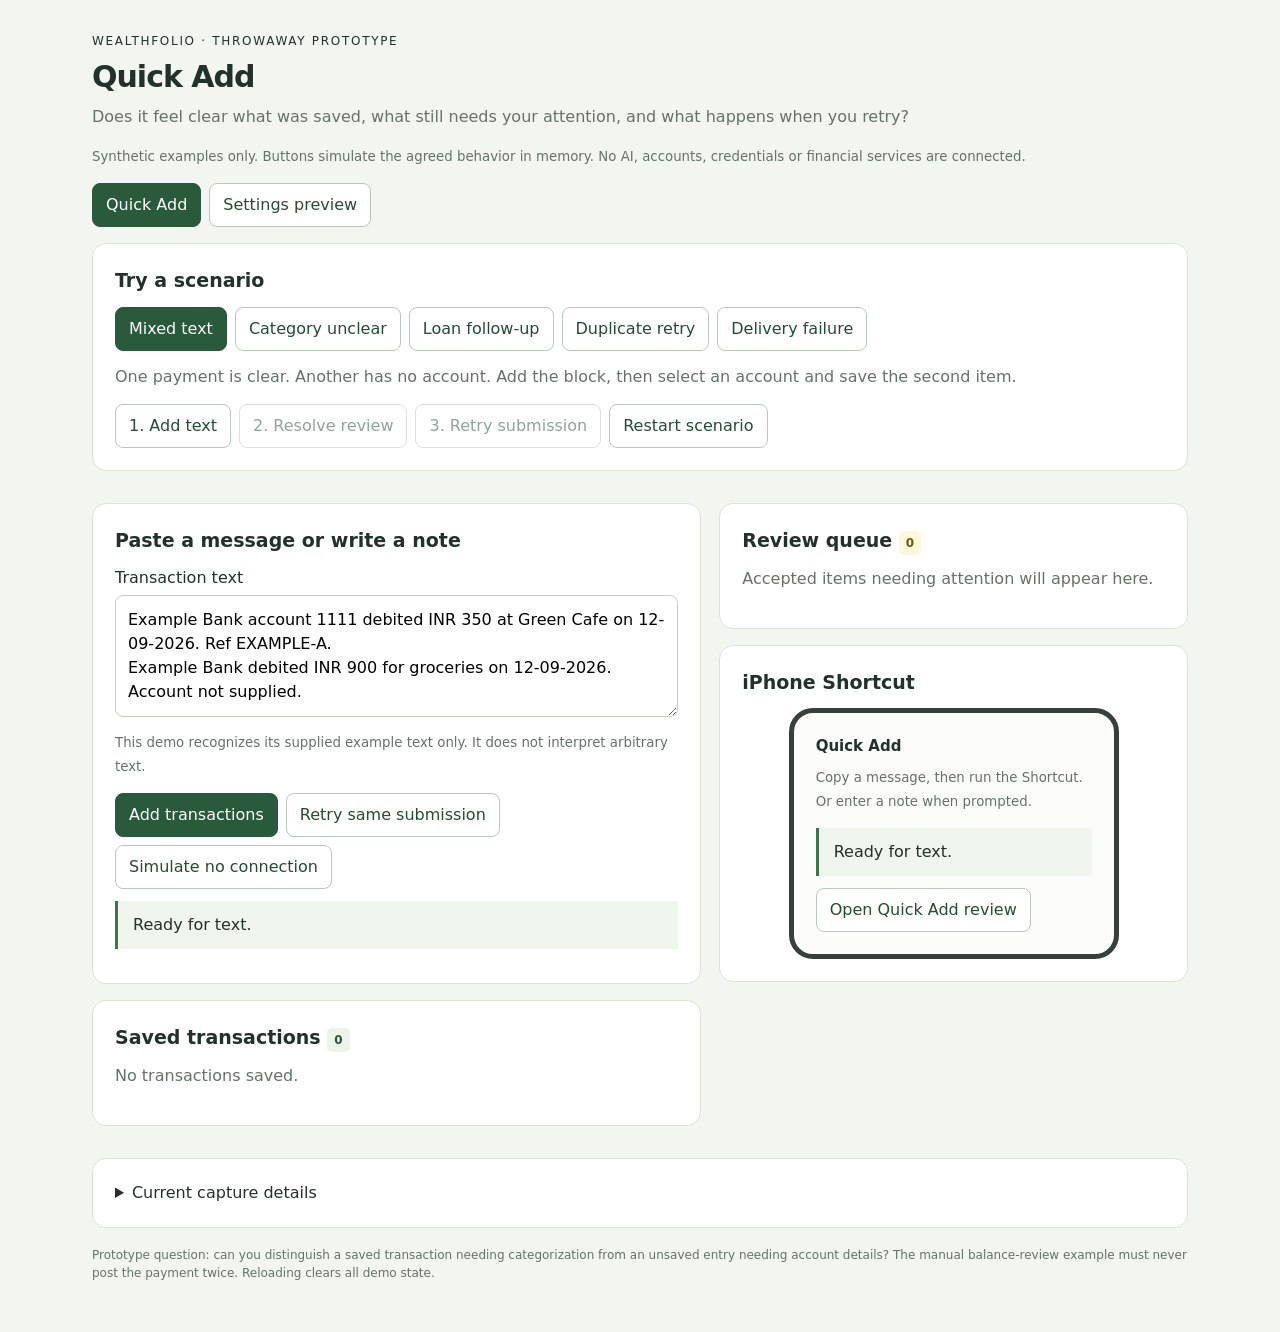
<file: .scratch/quick-add-capture/prototype/quick-add-walkthrough.html>
<!doctype html>
<html lang="en">
  <head>
    <meta charset="utf-8" />
    <meta name="viewport" content="width=device-width, initial-scale=1" />
    <title>Quick Add walkthrough</title>
    <style>
      :root {
        font-family:
          system-ui,
          -apple-system,
          sans-serif;
        color: #22312c;
        background: #f3f5f1;
        line-height: 1.5;
      }
      * {
        box-sizing: border-box;
      }
      body {
        max-width: 1140px;
        margin: auto;
        padding: 32px 22px;
      }
      h1 {
        font-size: 30px;
        letter-spacing: -1px;
        margin: 4px 0;
      }
      h2 {
        font-size: 19px;
        margin: 0 0 12px;
      }
      h3 {
        font-size: 15px;
        margin: 0 0 7px;
      }
      p {
        margin: 6px 0 15px;
      }
      .muted,
      small {
        color: #657269;
      }
      .eyebrow {
        font-size: 12px;
        text-transform: uppercase;
        letter-spacing: 1.7px;
      }
      .grid {
        display: grid;
        grid-template-columns: 1.3fr 1fr;
        gap: 18px;
      }
      .panel {
        background: white;
        border: 1px solid #dce2d8;
        border-radius: 14px;
        padding: 22px;
        margin: 16px 0;
      }
      .panel .panel {
        padding: 14px;
        margin: 10px 0;
      }
      .tabs,
      .actions {
        display: flex;
        gap: 8px;
        flex-wrap: wrap;
      }
      button,
      select,
      input,
      textarea {
        font: inherit;
      }
      button {
        border: 1px solid #b9c7bc;
        background: white;
        color: #244b36;
        padding: 9px 13px;
        border-radius: 8px;
        cursor: pointer;
      }
      button:hover {
        background: #edf3e9;
      }
      button:focus-visible,
      textarea:focus-visible,
      select:focus-visible {
        outline: 3px solid #67966e;
        outline-offset: 2px;
      }
      button.primary,
      button[aria-selected="true"] {
        background: #295a3b;
        color: white;
        border-color: #295a3b;
      }
      button:disabled {
        opacity: 0.5;
        cursor: default;
      }
      textarea {
        width: 100%;
        min-height: 122px;
        border: 1px solid #c6d0c4;
        border-radius: 8px;
        padding: 12px;
        resize: vertical;
      }
      select {
        padding: 7px;
        border: 1px solid #c6d0c4;
        border-radius: 6px;
        background: white;
        max-width: 100%;
      }
      label {
        display: block;
        margin: 9px 0 5px;
      }
      .badge {
        font-size: 12px;
        border-radius: 5px;
        background: #edf3e9;
        color: #2d573b;
        padding: 3px 7px;
        display: inline-block;
      }
      .review {
        background: #fff7dc;
        color: #6f5813;
      }
      .receipt {
        border-left: 3px solid #3f7548;
        padding: 12px 15px;
        background: #f0f5ed;
        margin: 12px 0;
      }
      .row {
        display: flex;
        justify-content: space-between;
        gap: 12px;
        border-bottom: 1px solid #e8ece5;
        padding: 10px 0;
      }
      .row:last-child {
        border: 0;
      }
      .money {
        font-variant-numeric: tabular-nums;
        white-space: nowrap;
      }
      .phone {
        max-width: 330px;
        margin: auto;
        border: 5px solid #34423b;
        border-radius: 24px;
        padding: 22px;
        background: #fcfdfb;
      }
      .hidden {
        display: none;
      }
      details {
        margin-top: 15px;
      }
      summary {
        cursor: pointer;
      }
      footer {
        font-size: 12px;
        color: #657269;
        margin: 18px 0;
      }
      .check {
        display: flex;
        gap: 10px;
        align-items: center;
      }
      .check input {
        accent-color: #295a3b;
      }
      a {
        color: #295a3b;
      }
      @media (max-width: 760px) {
        .grid {
          display: block;
        }
        body {
          padding: 20px 14px;
        }
        .panel {
          padding: 17px;
        }
      }
    </style>
  </head>
  <body>
    <header>
      <div class="eyebrow">Wealthfolio · throwaway prototype</div>
      <h1>Quick Add</h1>
      <p class="muted">
        Does it feel clear what was saved, what still needs your attention, and what happens when
        you retry?
      </p>
      <p>
        <small
          >Synthetic examples only. Buttons simulate the agreed behavior in memory. No AI, accounts,
          credentials or financial services are connected.</small
        >
      </p>
    </header>
    <nav class="tabs" aria-label="View">
      <button data-view="capture" aria-selected="true">Quick Add</button
      ><button data-view="settings" aria-selected="false">Settings preview</button>
    </nav>
    <section id="captureView">
      <div class="panel">
        <h2>Try a scenario</h2>
        <div class="tabs" id="scenarios" role="tablist" aria-label="Guided scenarios"></div>
        <p id="guide" class="muted" style="margin-top: 14px"></p>
        <div class="actions" id="steps"></div>
      </div>
      <div class="grid">
        <div>
          <section class="panel">
            <h2>Paste a message or write a note</h2>
            <label for="entry">Transaction text</label><textarea id="entry"></textarea>
            <p>
              <small
                >This demo recognizes its supplied example text only. It does not interpret
                arbitrary text.</small
              >
            </p>
            <div class="actions">
              <button id="capture" class="primary">Add transactions</button
              ><button id="retry">Retry same submission</button
              ><button id="unavailable">Simulate no connection</button>
            </div>
            <div id="receipt" aria-live="polite"></div>
          </section>
          <section class="panel">
            <h2>Saved transactions <span id="savedCount" class="badge">0</span></h2>
            <div id="transactions"></div>
          </section>
        </div>
        <div>
          <section class="panel">
            <h2>Review queue <span id="reviewCount" class="badge review">0</span></h2>
            <div id="reviews"></div>
          </section>
          <section class="panel">
            <h2>iPhone Shortcut</h2>
            <div class="phone">
              <h3>Quick Add</h3>
              <p>
                <small>Copy a message, then run the Shortcut. Or enter a note when prompted.</small>
              </p>
              <div id="phoneReceipt">Ready for text.</div>
              <button id="openReview">Open Quick Add review</button>
            </div>
          </section>
        </div>
      </div>
      <details class="panel">
        <summary>Current capture details</summary>
        <div id="state"></div>
      </details>
    </section>
    <section id="settingsView" class="panel hidden">
      <h2>Quick Add settings</h2>
      <p class="muted">
        Proposed grouping. These controls change the preview only and are not saved.
      </p>
      <div class="grid">
        <div>
          <h3>Processing</h3>
          <label for="model">Quick Add model</label
          ><select id="model">
            <option>OpenAI · GPT-5.6 Luna</option>
          </select>
          <p>
            <small
              >Uses the credential configured in AI Providers. Independent from the chat
              model.</small
            >
          </p>
          <label class="check"
            ><input type="checkbox" checked />Automatically save entries that pass checks</label
          >
          <p>
            <small
              >Unresolved entries go to review. A missing category alone does not block
              saving.</small
            >
          </p>
          <h3>Typed note defaults</h3>
          <label for="defaultAccount">Default account</label
          ><select id="defaultAccount">
            <option>Everyday account · 1111</option>
            <option>No default; send to review</option></select
          ><label class="check"
            ><input type="checkbox" checked />Use today when a typed note has no date</label
          >
          <p>
            <small>Timezone: Asia/Kolkata. Bank alerts do not inherit typed-note defaults.</small>
          </p>
          <h3>Account mappings</h3>
          <div class="row">
            <span>Example Bank / 1111 / “everyday”</span><span>Everyday account</span>
          </div>
          <p><small>Conflicting mappings require review.</small></p>
        </div>
        <div>
          <h3>Learning and original text</h3>
          <label class="check"
            ><input type="checkbox" checked />Learn merchant categories from corrections</label
          >
          <p>
            <small>Explicit rules override learned rules. Changes apply to future captures.</small>
          </p>
          <label for="retention">Original text retention</label
          ><select id="retention">
            <option>Keep until I delete</option>
            <option>Clean up after 30 days</option>
            <option>Clean up after 90 days</option>
          </select>
          <p>
            <small
              >Cleanup keeps saved transactions and supporting text for unresolved review items.
              Period choices are prototype proposals.</small
            >
          </p>
          <h3>Shortcut access</h3>
          <div class="row">
            <span>My iPhone</span><span id="tokenStatus" class="badge">Enabled</span>
          </div>
          <p>
            <small
              >Can submit captures and retrieve their results. Cannot read the full transaction
              history or change settings.</small
            >
          </p>
          <button id="revoke">Revoke demo token</button>
          <p>
            <small
              >Setup would provide the server address and a one-time token. No real token is
              generated here.</small
            >
          </p>
        </div>
      </div>
    </section>
    <footer>
      Prototype question: can you distinguish a saved transaction needing categorization from an
      unsaved entry needing account details? The manual balance-review example must never post the
      payment twice. Reloading clears all demo state.
    </footer>
    <script>
      const examples = {
        mixed: {
          label: "Mixed text",
          guide:
            "One payment is clear. Another has no account. Add the block, then select an account and save the second item.",
          text: "Example Bank account 1111 debited INR 350 at Green Cafe on 12-09-2026. Ref EXAMPLE-A.\nExample Bank debited INR 900 for groceries on 12-09-2026. Account not supplied.",
          transactions: [
            {
              id: "cafe",
              label: "Green Cafe",
              amount: 350,
              category: "Dining",
              account: "Everyday · 1111",
            },
          ],
          reviews: [
            {
              id: "account",
              type: "account",
              label: "Groceries · ₹900",
              reason: "Choose the account used for this payment.",
              transaction: null,
            },
          ],
          steps: ["Add text", "Resolve review", "Retry submission"],
        },
        category: {
          label: "Category unclear",
          guide:
            "The transaction is saved immediately. Choosing a category updates that same transaction.",
          text: "Example Bank account 1111 debited INR 420 at Example Merchant on 12-09-2026. Ref EXAMPLE-B.",
          transactions: [
            {
              id: "merchant",
              label: "Example Merchant",
              amount: 420,
              category: "Uncategorized",
              account: "Everyday · 1111",
            },
          ],
          reviews: [
            {
              id: "category",
              type: "category",
              label: "Example Merchant · ₹420",
              reason: "Payment saved. Choose its spending category.",
              transaction: "merchant",
            },
          ],
          steps: ["Add text", "Resolve review", "Retry submission"],
        },
        balance: {
          label: "Loan follow-up",
          guide:
            "The payment is saved once. The linked loan balance update stays in review until you handle it manually.",
          text: "Example Bank account 1111 debited INR 25000 toward Example Loan on 12-09-2026. Ref EXAMPLE-C.",
          transactions: [
            {
              id: "loan",
              label: "Example Loan payment",
              amount: 25000,
              category: "Loan payment",
              account: "Everyday · 1111",
            },
          ],
          reviews: [
            {
              id: "balance",
              type: "balance",
              label: "Update Example Loan balance",
              reason:
                "Payment saved. Update the related loan balance manually, then mark this follow-up done.",
              transaction: "loan",
            },
          ],
          steps: ["Add text", "Resolve review", "Retry submission"],
        },
        duplicate: {
          label: "Duplicate retry",
          guide:
            "A repeated submission returns the same receipt. The saved transaction count must stay at one.",
          text: "Example Bank account 1111 debited INR 350 at Green Cafe on 12-09-2026. Ref EXAMPLE-D.",
          transactions: [
            {
              id: "cafe",
              label: "Green Cafe",
              amount: 350,
              category: "Dining",
              account: "Everyday · 1111",
            },
          ],
          reviews: [],
          steps: ["Add text", "Retry submission"],
        },
        offline: {
          label: "Delivery failure",
          guide:
            "If the server cannot receive the text, the Shortcut must not claim it is queued. Try again to simulate restored connectivity.",
          text: "Example Bank account 1111 debited INR 350 at Green Cafe on 12-09-2026. Ref EXAMPLE-E.",
          transactions: [
            {
              id: "cafe",
              label: "Green Cafe",
              amount: 350,
              category: "Dining",
              account: "Everyday · 1111",
            },
          ],
          reviews: [],
          steps: ["Simulate no connection", "Add text", "Retry submission"],
        },
      };
      function initial(scenario) {
        return {
          scenario,
          accepted: false,
          transactions: [],
          reviews: [],
          completed: [],
          receipt: "Ready for text.",
          attempts: 0,
        };
      }
      function reduce(state, action) {
        const s = structuredClone(state),
          e = examples[s.scenario];
        if (action.type === "offline") {
          s.attempts++;
          s.receipt =
            "Not confirmed received. Keep your text and try again. This attempt has not added anything to the server review queue.";
          return s;
        }
        if (action.type === "submit") {
          s.attempts++;
          if (s.accepted) {
            s.receipt =
              "Already received. Showing the existing result; no additional transactions were created.";
            return s;
          }
          s.accepted = true;
          s.transactions = structuredClone(e.transactions);
          s.reviews = structuredClone(e.reviews);
          s.receipt = `${s.transactions.length} saved · ${s.reviews.length} need review. ${s.reviews.length ? "Open the review queue for the remaining work." : "Nothing else needs your attention."}`;
          return s;
        }
        if (action.type === "resolve") {
          const item = s.reviews.find((r) => r.id === action.id);
          if (!item) return s;
          if (item.type === "account")
            s.transactions.push({
              id: "groceries",
              label: "Groceries",
              amount: 900,
              category: "Groceries",
              account: action.value,
            });
          if (item.type === "category")
            s.transactions.find((t) => t.id === item.transaction).category = action.value;
          s.reviews = s.reviews.filter((r) => r.id !== item.id);
          s.completed.push(item.label);
          s.receipt =
            item.type === "account"
              ? "Payment saved after account selection."
              : item.type === "category"
                ? "Category updated on the existing payment. No new transaction."
                : "Manual balance follow-up marked done. The payment was not added again.";
          return s;
        }
        return s;
      }
      let state = initial("mixed"),
        step = 0;
      const $ = (id) => document.getElementById(id);
      const money = (n) => "₹" + n.toLocaleString("en-IN");
      function change(action) {
        state = reduce(state, action);
        render();
      }
      function reset(key) {
        state = initial(key);
        step = 0;
        $("entry").value = examples[key].text;
        render();
      }
      function textElement(tag, text, cls) {
        const el = document.createElement(tag);
        el.textContent = text;
        if (cls) el.className = cls;
        return el;
      }
      function resolve(id) {
        const item = state.reviews.find((r) => r.id === id);
        if (!item) return;
        change({
          type: "resolve",
          id,
          value: item.type === "balance" ? null : $("select-" + id).value,
        });
      }
      function render() {
        const ex = examples[state.scenario];
        $("scenarios").replaceChildren();
        for (const [key, e] of Object.entries(examples)) {
          const b = textElement("button", e.label);
          b.setAttribute("role", "tab");
          b.setAttribute("aria-selected", key === state.scenario);
          b.onclick = () => reset(key);
          $("scenarios").append(b);
        }
        $("guide").textContent = ex.guide;
        $("steps").replaceChildren();
        ex.steps.forEach((label, i) => {
          const b = textElement("button", `${i + 1}. ${label}`);
          b.disabled = i !== step;
          b.onclick = () => {
            if (label === "Resolve review") {
              if (state.reviews.length) resolve(state.reviews[0].id);
            } else change({ type: label === "Simulate no connection" ? "offline" : "submit" });
            step++;
            render();
          };
          $("steps").append(b);
        });
        const resetButton = textElement("button", "Restart scenario");
        resetButton.onclick = () => reset(state.scenario);
        $("steps").append(resetButton);
        $("receipt").replaceChildren(textElement("div", state.receipt, "receipt"));
        $("phoneReceipt").replaceChildren(textElement("div", state.receipt, "receipt"));
        $("savedCount").textContent = state.transactions.length;
        $("reviewCount").textContent = state.reviews.length;
        $("transactions").replaceChildren();
        if (!state.transactions.length)
          $("transactions").append(textElement("p", "No transactions saved.", "muted"));
        for (const t of state.transactions) {
          const row = textElement("div", "", "row"),
            left = textElement("div");
          left.append(
            textElement("strong", t.label),
            textElement("div", t.account + " · " + t.category, "muted"),
          );
          row.append(left, textElement("span", money(t.amount), "money"));
          $("transactions").append(row);
        }
        $("reviews").replaceChildren();
        if (!state.reviews.length)
          $("reviews").append(
            textElement(
              "p",
              state.accepted
                ? "No outstanding review items."
                : "Accepted items needing attention will appear here.",
              "muted",
            ),
          );
        for (const r of state.reviews) {
          const card = textElement("div", "", "panel");
          card.append(
            textElement(
              "span",
              r.transaction ? "Payment already saved" : "Not yet saved",
              "badge review",
            ),
            textElement("h3", r.label),
            textElement("p", r.reason),
          );
          if (r.type !== "balance") {
            const select = document.createElement("select");
            select.id = "select-" + r.id;
            select.setAttribute(
              "aria-label",
              r.type === "account" ? "Payment account" : "Spending category",
            );
            for (const value of r.type === "account"
              ? ["Everyday · 1111", "Savings · 2222"]
              : ["Shopping", "Dining", "Transport"])
              select.append(new Option(value, value));
            card.append(select);
          }
          const b = textElement(
            "button",
            r.type === "account"
              ? "Save payment"
              : r.type === "category"
                ? "Save category"
                : "Mark manual update done",
          );
          b.onclick = () => resolve(r.id);
          card.append(b);
          $("reviews").append(card);
        }
        $("state").replaceChildren();
        for (const [label, value] of [
          ["Server received", state.accepted ? "Yes" : "No"],
          ["Submission attempts", state.attempts],
          ["Saved transactions", state.transactions.length],
          ["Outstanding reviews", state.reviews.length],
          ["Completed reviews", state.completed.join(", ") || "None"],
          ["Source text", ex.text],
        ]) {
          const row = textElement("div", "", "row");
          row.append(textElement("strong", label), textElement("span", String(value)));
          $("state").append(row);
        }
      }
      $("capture").onclick = () => {
        if ($("entry").value !== examples[state.scenario].text) {
          $("receipt").replaceChildren(
            textElement(
              "div",
              "This walkthrough only simulates its supplied examples. Restart the scenario to restore its text.",
              "receipt",
            ),
          );
          return;
        }
        change({ type: "submit" });
      };
      $("retry").onclick = () => change({ type: "submit" });
      $("unavailable").onclick = () => change({ type: "offline" });
      $("openReview").onclick = () =>
        $("reviews").scrollIntoView({ behavior: "auto", block: "center" });
      document.querySelectorAll("[data-view]").forEach(
        (b) =>
          (b.onclick = () => {
            document
              .querySelectorAll("[data-view]")
              .forEach((n) => n.setAttribute("aria-selected", n === b));
            $("captureView").classList.toggle("hidden", b.dataset.view !== "capture");
            $("settingsView").classList.toggle("hidden", b.dataset.view !== "settings");
          }),
      );
      $("revoke").onclick = () => {
        $("tokenStatus").textContent = "Revoked";
        $("revoke").disabled = true;
      };
      reset("mixed");
    </script>
  </body>
</html>
</file>
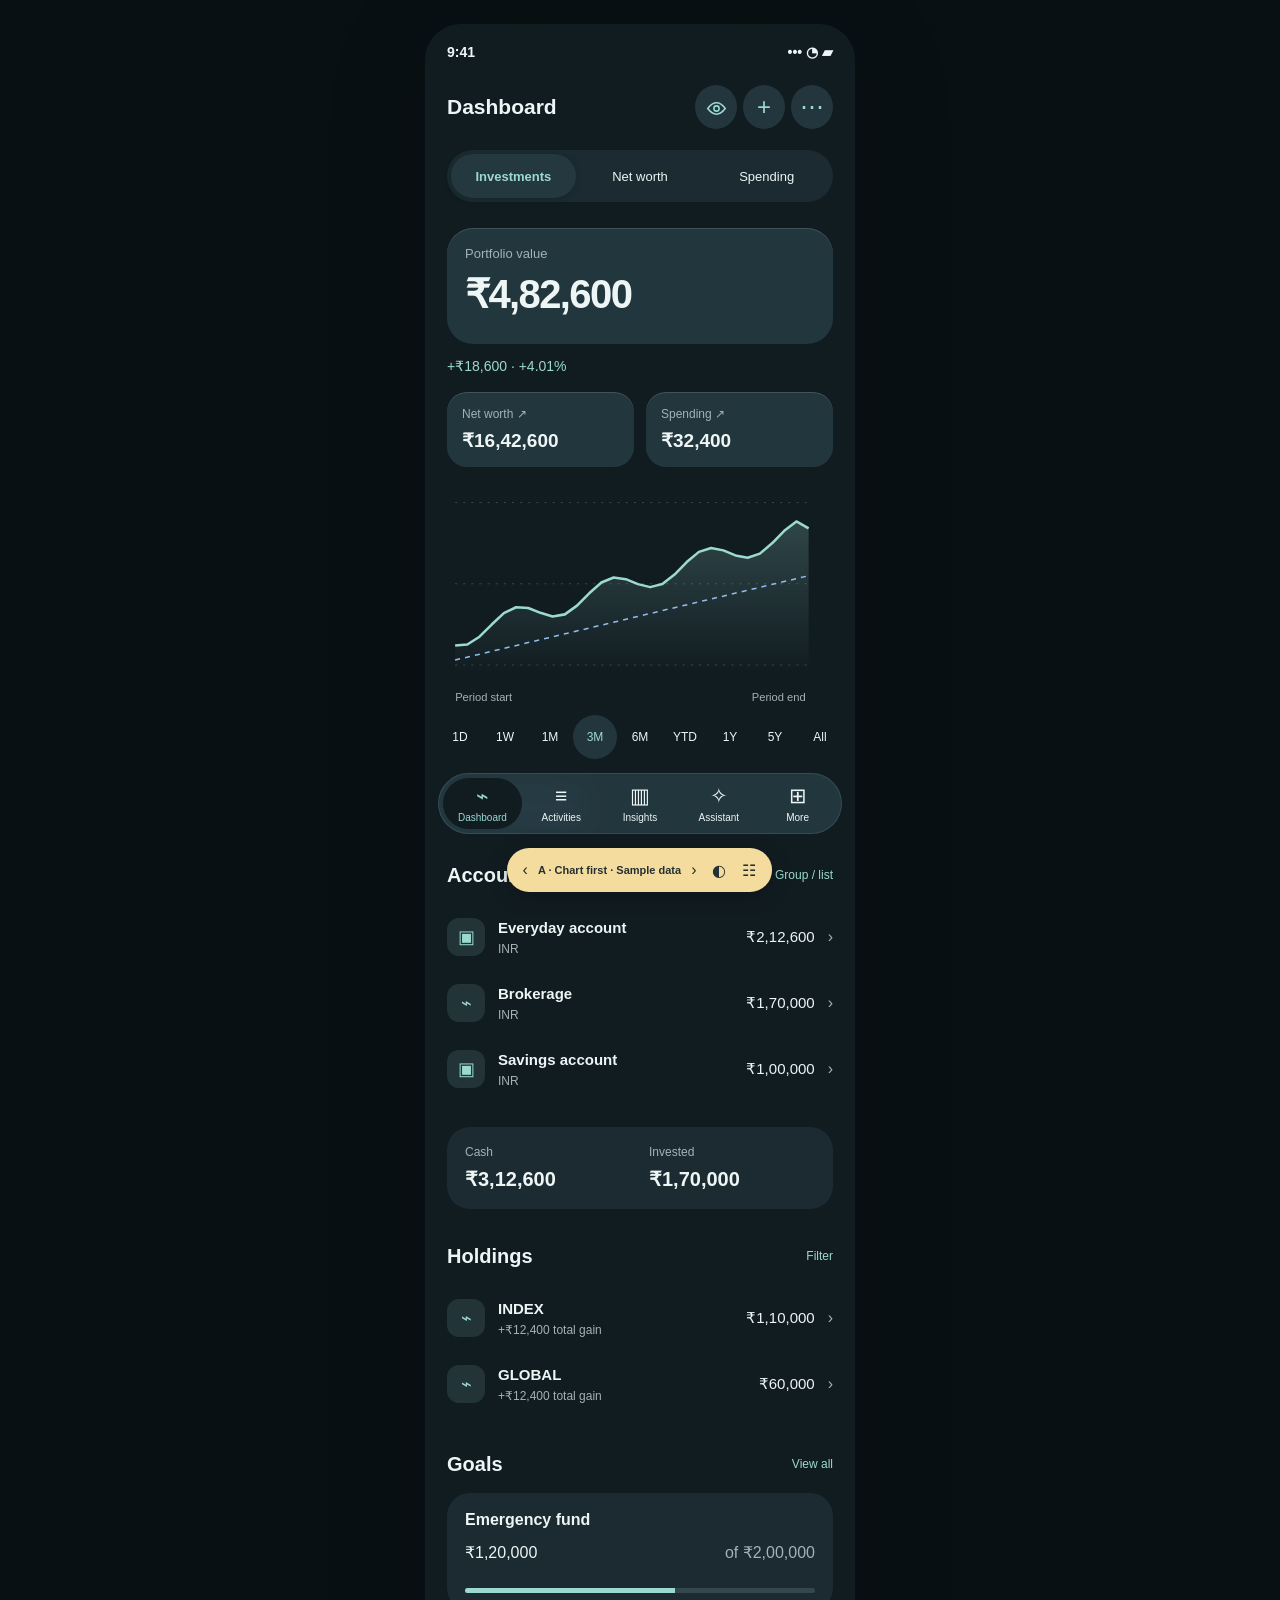
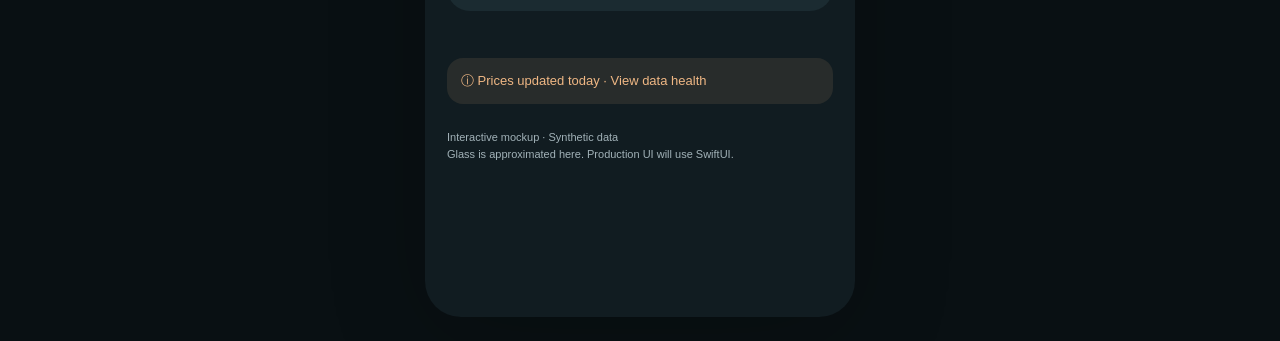
<file: apps/ios-native/prototypes/dashboard-complete-prototype.html>
<!doctype html>
<html lang="en">
  <meta charset="utf-8" /><meta
    name="viewport"
    content="width=device-width,initial-scale=1"
  /><title>Dashboard feature study</title>
  <style>
    * {
      box-sizing: border-box;
    }
    body {
      margin: 0;
      background: #091013;
      color: #edf5f5;
      font:
        16px -apple-system,
        BlinkMacSystemFont,
        "Segoe UI",
        sans-serif;
      --bg: #111c21;
      --surface: #1b2b31;
      --muted: #a2b2b8;
      --accent: #9bd9d1;
      --blue: #91bceb;
      --line: #33474e;
      --glass: #263b43d9;
      --orange: #efb784;
    }
    body.light {
      background: #dee8eb;
      color: #152d35;
      --bg: #f5f9fa;
      --surface: #fff;
      --muted: #617680;
      --accent: #2b726b;
      --blue: #497da8;
      --line: #d8e3e7;
      --glass: #ffffffda;
      --orange: #a65d2e;
    }
    button,
    select,
    input {
      font: inherit;
      color: inherit;
    }
    button {
      cursor: pointer;
      border: 0;
      background: none;
      min-height: 44px;
    }
    button:focus-visible,
    svg:focus-visible {
      outline: 2px solid var(--accent);
      outline-offset: 3px;
    }
    button:hover {
      filter: brightness(1.12);
    }
    .phone {
      max-width: 430px;
      min-height: 100vh;
      margin: auto;
      background: var(--bg);
      padding: 0 22px 155px;
    }
    .status {
      display: flex;
      justify-content: space-between;
      padding: 20px 0 16px;
      font-size: 14px;
      font-weight: 650;
    }
    .header {
      display: flex;
      justify-content: space-between;
      align-items: center;
      height: 62px;
      position: sticky;
      top: 0;
      z-index: 3;
      background: var(--bg);
    }
    h1 {
      font-size: 21px;
      margin: 0;
    }
    .tools {
      display: flex;
      gap: 6px;
    }
    .round {
      width: 42px;
      height: 42px;
      border-radius: 50%;
      background: var(--glass);
      color: var(--accent);
      font-size: 24px;
    }
    .round svg {
      width: 21px;
      height: 21px;
      vertical-align: middle;
    }
    .tabs {
      display: flex;
      background: var(--surface);
      border-radius: 28px;
      padding: 4px;
      gap: 2px;
      margin: 12px 0 26px;
    }
    .tabs button {
      flex: 1;
      font-size: 13px;
      padding: 0 7px;
      border-radius: 24px;
      white-space: nowrap;
    }
    .tabs button[aria-selected="true"] {
      background: var(--glass);
      box-shadow: 0 2px 8px #0002;
      color: var(--accent);
      font-weight: 650;
    }
    .muted {
      color: var(--muted);
    }
    .eyebrow {
      font-size: 13px;
      color: var(--muted);
      margin: 0 0 10px;
    }
    .value {
      font-size: 40px;
      font-weight: 620;
      letter-spacing: -1.6px;
      font-variant-numeric: tabular-nums;
      margin: 0 0 9px;
    }
    .change {
      font-size: 14px;
      color: var(--accent);
      margin: 0;
    }
    .chart {
      width: 100%;
      height: 230px;
      margin-top: 12px;
      touch-action: pan-y;
      display: block;
    }
    .periods {
      display: flex;
      justify-content: space-between;
      gap: 1px;
      margin: 6px -9px 25px;
      overflow-x: auto;
    }
    .periods button {
      font-size: 12px;
      padding: 0 7px;
      min-width: 35px;
      border-radius: 24px;
      flex: 1;
    }
    .periods .active {
      background: var(--glass);
      color: var(--accent);
    }
    .card {
      padding: 18px;
      background: var(--surface);
      border-radius: 23px;
      margin-bottom: 22px;
    }
    .pair {
      display: grid;
      grid-template-columns: 1fr 1fr;
      gap: 18px;
    }
    .pair small {
      display: block;
      color: var(--muted);
      font-size: 12px;
      margin-bottom: 8px;
    }
    .pair strong {
      font-size: 20px;
      font-weight: 600;
    }
    .section {
      margin: 25px 0;
    }
    .sectionhead {
      display: flex;
      align-items: center;
      justify-content: space-between;
      margin-bottom: 7px;
    }
    h2 {
      font-size: 20px;
      margin: 0;
      font-weight: 620;
    }
    .sectionhead button {
      font-size: 12px;
      color: var(--accent);
      padding-right: 0;
    }
    .row {
      display: flex;
      align-items: center;
      gap: 13px;
      width: 100%;
      text-align: left;
      padding: 14px 0;
      min-width: 0;
    }
    .row .txt {
      flex: 1;
      min-width: 0;
    }
    .row b {
      font-weight: 550;
      font-size: 15px;
    }
    .row small {
      display: block;
      color: var(--muted);
      font-size: 12px;
      margin-top: 5px;
    }
    .row .amount {
      font-size: 15px;
      text-align: right;
      white-space: nowrap;
    }
    .icon {
      width: 38px;
      height: 38px;
      border-radius: 12px;
      background: color-mix(in srgb, var(--accent) 12%, transparent);
      display: grid;
      place-items: center;
      color: var(--accent);
      font-size: 18px;
      flex-shrink: 0;
    }
    .chev {
      color: var(--muted);
    }
    .progress {
      height: 5px;
      background: var(--line);
      border-radius: 5px;
      margin-top: 12px;
      overflow: hidden;
    }
    .progress i {
      display: block;
      background: var(--accent);
      height: 100%;
    }
    .notice {
      color: var(--orange);
      background: color-mix(in srgb, var(--orange) 10%, transparent);
      padding: 14px;
      border-radius: 16px;
      display: block;
      width: 100%;
      text-align: left;
      font-size: 13px;
    }
    .treemap {
      display: grid;
      grid-template-columns: 3fr 2fr;
      gap: 5px;
      margin: 12px 0;
    }
    .treemap button {
      border-radius: 13px;
      text-align: left;
      padding: 18px 12px;
      background: var(--accent);
      color: var(--bg);
      font-size: 13px;
      min-height: 75px;
    }
    .treemap button:first-child {
      grid-row: span 2;
    }
    .treemap button:nth-child(2) {
      background: var(--blue);
    }
    .treemap button:nth-child(3) {
      background: var(--orange);
    }
    .treemap strong {
      display: block;
      font-size: 20px;
      margin-top: 9px;
    }
    .chip {
      border-radius: 20px;
      background: var(--glass);
      padding: 0 15px;
      font-size: 13px;
      color: var(--accent);
    }
    .nav {
      position: fixed;
      bottom: 66px;
      left: 50%;
      transform: translateX(-50%);
      width: min(calc(100% - 26px), 404px);
      display: flex;
      padding: 5px;
      border-radius: 38px;
      background: var(--glass);
      backdrop-filter: blur(22px);
      z-index: 4;
      box-shadow: inset 0 0 0 1px #a7c4cb25;
    }
    .nav button {
      flex: 1;
      font-size: 10px;
      padding: 6px 1px;
    }
    .nav span {
      display: block;
      font-size: 21px;
      margin-bottom: 4px;
    }
    .nav .active {
      color: var(--accent);
      background: var(--bg);
      border-radius: 30px;
    }
    .study {
      position: fixed;
      bottom: 8px;
      left: 50%;
      transform: translateX(-50%);
      background: #f3dc9e;
      color: #253032;
      border-radius: 30px;
      display: flex;
      align-items: center;
      gap: 4px;
      padding: 0 10px;
      z-index: 5;
      font-size: 11px;
      white-space: nowrap;
      box-shadow: 0 4px 20px #0004;
    }
    .study button {
      font-size: 16px;
    }
    .study strong {
      font-weight: 600;
    }
    dialog {
      width: min(92vw, 414px);
      max-height: 80vh;
      overflow: auto;
      background: var(--surface);
      color: inherit;
      border: 0;
      border-radius: 27px;
      padding: 24px;
      box-shadow: 0 24px 100px #0008;
    }
    dialog::backdrop {
      background: #0007;
      backdrop-filter: blur(4px);
    }
    dialog header {
      display: flex;
      align-items: center;
      justify-content: space-between;
      margin-bottom: 16px;
    }
    dialog h2 {
      font-size: 20px;
    }
    dialog p {
      font-size: 14px;
      line-height: 1.6;
    }
    dialog button.close {
      font-size: 22px;
    }
    .detailrow {
      display: flex;
      justify-content: space-between;
      padding: 13px 0;
      gap: 15px;
      font-size: 14px;
    }
    .detailrow span:last-child {
      color: var(--accent);
    }
    select {
      background: var(--surface);
      border: 0;
      padding: 12px;
      border-radius: 15px;
      width: 100%;
    }
    .companions {
      display: grid;
      grid-template-columns: 1fr 1fr;
      gap: 12px;
      margin: 18px 0 8px;
    }
    .companions button {
      background: var(--surface);
      padding: 15px;
      border-radius: 20px;
      text-align: left;
      min-width: 0;
    }
    .companions small {
      display: block;
      color: var(--muted);
      font-size: 12px;
      margin-bottom: 8px;
    }
    .companions strong {
      display: block;
      font-size: 19px;
      font-weight: 600;
    }
    .overview {
      display: none;
    }
    .variant-B .overview {
      display: none;
      grid-template-columns: repeat(3, 1fr);
      gap: 6px;
      margin: 8px 0 20px;
    }
    .overview button {
      border-radius: 15px;
      background: var(--surface);
      font-size: 11px;
      text-align: left;
      padding: 12px 8px;
    }
    .overview strong {
      display: block;
      font-size: 16px;
      margin-top: 8px;
    }
    .variant-B .hero {
      background: var(--surface);
      border-radius: 24px;
      padding: 20px;
    }
    .variant-B .chart {
      height: 150px;
    }
    .variant-C main {
      display: flex;
      flex-direction: column;
    }
    .variant-C .hero {
      order: 0;
    }
    .variant-C .hero .chart {
      height: 100px;
    }
    .variant-C .hero .value {
      font-size: 32px;
    }
    .variant-C .primary {
      order: 1;
    }
    .variant-C .secondary {
      order: 2;
    }
    .variant-C .hero .periods {
      margin-bottom: 0;
    }
    .variant-C .hero {
      margin-bottom: 10px;
    }
    .variant-C .section {
      margin-top: 12px;
    }
    .variant-B .primary {
      background: var(--surface);
      padding: 16px;
      border-radius: 22px;
    }
    footer {
      font-size: 11px;
      color: var(--muted);
      line-height: 1.5;
      margin-top: 25px;
    }
    .state {
      font-size: 11px;
      color: var(--muted);
      margin-bottom: 14px;
    }
    @media (min-width: 700px) {
      .phone {
        margin: 24px auto;
        border-radius: 36px;
        box-shadow: 0 20px 100px #0003;
      }
      .header {
        border-radius: 12px;
      }
    }
    @media (prefers-reduced-motion: no-preference) {
      button {
        transition:
          background 0.15s,
          opacity 0.15s;
      }
    }

    .mainMetric {
      border-radius: 26px;
      padding: 18px;
      background: var(--glass);
      box-shadow: inset 0 1px 0 #ffffff24;
      margin-bottom: 14px;
      backdrop-filter: blur(20px);
    }
    .companions button {
      background: var(--glass);
      box-shadow: inset 0 1px 0 #ffffff24;
      backdrop-filter: blur(20px);
    }
    ::view-transition-group(metric-0),
    ::view-transition-group(metric-1),
    ::view-transition-group(metric-2) {
      animation-duration: 580ms;
      animation-timing-function: cubic-bezier(0.2, 0.85, 0.2, 1);
    }
    ::view-transition-old(metric-0),
    ::view-transition-old(metric-1),
    ::view-transition-old(metric-2) {
      animation: none;
      opacity: 0;
    }
    ::view-transition-new(metric-0),
    ::view-transition-new(metric-1),
    ::view-transition-new(metric-2) {
      animation: none;
      mix-blend-mode: normal;
      height: 100%;
      object-fit: fill;
    }
    ::view-transition-old(root),
    ::view-transition-new(root) {
      animation: none;
      mix-blend-mode: normal;
    }
    @media (prefers-reduced-motion: reduce) {
      ::view-transition-group(*) {
        animation: none !important;
      }
    }
  </style>
  <div class="phone">
    <div class="status"><span>9:41</span><span>••• ◔ ▰</span></div>
    <header class="header">
      <h1>Dashboard</h1>
      <div class="tools">
        <button class="round" id="privacy" aria-label="Hide balances">
          <svg viewBox="0 0 24 24" fill="none" stroke="currentColor" stroke-width="1.8">
            <path d="M2 12Q12-1 22 12Q12 25 2 12Z" />
            <circle cx="12" cy="12" r="3" />
          </svg></button
        ><button class="round" id="add" aria-label="Add">+</button
        ><button class="round" id="more" aria-label="Dashboard actions">⋯</button>
      </div>
    </header>
    <div class="tabs" role="tablist" aria-label="Dashboard section"></div>
    <div class="overview"></div>
    <main id="content"></main>
    <footer>
      Interactive mockup · Synthetic data<br />Glass is approximated here. Production UI will use
      SwiftUI.
    </footer>
  </div>
  <nav class="nav" aria-label="App">
    <button class="active"><span>⌁</span>Dashboard</button
    ><button data-page="Activities"><span>≡</span>Activities</button
    ><button data-page="Insights"><span>▥</span>Insights</button
    ><button data-page="Assistant"><span>✧</span>Assistant</button
    ><button data-page="More"><span>⊞</span>More</button>
  </nav>
  <div class="study">
    <button id="prev" aria-label="Previous layout">‹</button><strong id="variantLabel"></strong
    ><button id="next" aria-label="Next layout">›</button
    ><button id="theme" aria-label="Change appearance">◐</button
    ><button id="coverage" aria-label="Feature coverage">☷</button>
  </div>
  <dialog id="sheet">
    <header>
      <h2 id="sheetTitle"></h2>
      <button class="close" aria-label="Close">×</button>
    </header>
    <div id="sheetContent"></div>
  </dialog>
  <script>
    const q = new URLSearchParams(location.search),
      names = ["Investments", "Net worth", "Spending"],
      layouts = { A: "Chart first", B: "Overview first", C: "Accounts first" };
    let tab = q.get("tab") || "Investments",
      variant = q.get("variant") || "A",
      theme = q.get("theme") || "dark",
      hidden = false,
      period = "3M",
      grouped = false,
      holdSort = "value",
      holdMode = "pnl",
      holdName = "symbol",
      contributions = true;
    if (!names.includes(tab)) tab = names[0];
    if (!layouts[variant]) variant = "A";
    const money = (n) =>
        hidden
          ? "••••••"
          : new Intl.NumberFormat("en-IN", {
              style: "currency",
              currency: "INR",
              maximumFractionDigits: 0,
            }).format(n),
      detail = (k, v) => `<div class="detailrow"><span>${k}</span><span>${v}</span></div>`;
    function show(title, html) {
      document.querySelector("#sheetTitle").textContent = title;
      document.querySelector("#sheetContent").innerHTML = html;
      document.querySelector("#sheet").showModal();
    }
    function updateURL() {
      history.replaceState(
        null,
        "",
        `?variant=${variant}&theme=${theme}&tab=${encodeURIComponent(tab)}`,
      );
    }
    function row(name, value, sub = "", icon = "↗", action = name) {
      return `<button class="row" data-detail="${action}"><span class="icon">${icon}</span><span class="txt"><b>${name}</b>${sub ? `<small>${sub}</small>` : ""}</span><span class="amount">${money(value)}</span><span class="chev">›</span></button>`;
    }
    function section(title, body, action = "View all") {
      return `<section class="section"><div class="sectionhead"><h2>${title}</h2><button data-detail="${title}">${action}</button></div>${body}</section>`;
    }
    const data = {
      Investments: {
        value: 482600,
        label: "Portfolio value",
        change: "+₹18,600 · +4.01%",
        base: 400000,
      },
      "Net worth": {
        value: 1642600,
        label: "Net worth",
        change: "+₹42,600 · +2.66%",
        base: 1500000,
      },
      Spending: {
        value: 32400,
        label: "Spent this month",
        change: "₹7,600 left of ₹40,000 budget",
        base: 0,
      },
    };
    function hero() {
      const d = data[tab],
        periods =
          tab === "Spending"
            ? ["MTD", "Last month", "3M", "6M", "YTD", "1Y"]
            : ["1D", "1W", "1M", "3M", "6M", "YTD", "1Y", "5Y", "All"];
      return `<section class="hero"><div class="mainMetric" style="view-transition-name:metric-${names.indexOf(tab)}"><p class="eyebrow">${d.label}</p><p class="value" id="heroValue">${money(d.value)}</p></div><p class="change" id="inspect">${hidden ? "••••••" : d.change}</p><div class="companions">${names
        .filter((t) => t !== tab)
        .map(
          (t) =>
            `<button data-tab="${t}" style="view-transition-name:metric-${names.indexOf(t)}"><small>${t} ↗</small><strong>${money(data[t].value)}</strong></button>`,
        )
        .join(
          "",
        )}</div><svg class="chart" role="slider" aria-label="Inspect chart dates" aria-valuemin="0" aria-valuemax="29" aria-valuenow="29" tabindex="0" viewBox="0 0 380 220"></svg><div class="periods">${periods.map((p) => `<button class="${period === p ? "active" : ""}" data-period="${p}">${p}</button>`).join("")}</div>${tab === "Investments" ? `<button class="chip" id="contributions">${contributions ? "✓ " : ""}Net contributions</button>` : ""}</section>`;
    }
    function investments() {
      let accounts = grouped
        ? `<details open><summary>Banking · ${money(312600)}</summary>${row("Everyday account", 212600, "INR", "▣")}${row("Savings account", 100000, "INR", "▣")}</details>${row("Brokerage", 170000, "INR", "⌁")}`
        : row("Everyday account", 212600, "INR", "▣") +
          row("Brokerage", 170000, "INR", "⌁") +
          row("Savings account", 100000, "INR", "▣");
      const holdings =
        holdSort === "value"
          ? [
              ["INDEX", 110000, "Broad market fund"],
              ["GLOBAL", 60000, "Global equity fund"],
            ]
          : [
              ["GLOBAL", 60000, "Global equity fund"],
              ["INDEX", 110000, "Broad market fund"],
            ];
      return `<div class="primary">${section("Accounts", accounts, "Group / list")}</div><div class="secondary"><div class="card pair"><div><small>Cash</small><strong>${money(312600)}</strong></div><div><small>Invested</small><strong>${money(170000)}</strong></div></div>${section("Holdings", holdings.map(([symbol, value, name]) => row(holdName === "symbol" ? symbol : name, value, holdMode === "daily" ? "+0.4% today" : holdMode === "return" ? "+8.2% return" : holdMode === "unrealized" ? "+₹8,400 unrealized" : "+₹12,400 total gain", "⌁", "Holding details")).join(""), "Filter")}${section("Goals", `<button class="card" style="width:100%;text-align:left" data-detail="Goals"><b>Emergency fund</b><div class="row"><span class="txt">${money(120000)}</span><span class="muted">of ${money(200000)}</span></div><div class="progress"><i style="width:60%"></i></div></button>`)}<button class="notice" data-detail="Data health">ⓘ Prices updated today · View data health</button></div>`;
    }
    function networth() {
      return `<div class="primary">${section("Breakdown", row("Investments", 482600, "29.4%", "⌁") + row("Property", 1500000, "91.3%", "⌂") + row("Other assets", 60000, "3.7%", "◇") + row("Liabilities", -400000, "−24.4%", "−"))}</div><div class="secondary"><div class="card pair"><div><small>Assets</small><strong>${money(2042600)}</strong></div><div><small>Liabilities</small><strong>${money(400000)}</strong></div></div><div class="card"><div class="sectionhead"><h2>Monthly pace</h2><button data-detail="Monthly pace">Details</button></div><p class="value" style="font-size:28px">${money(14200)}<small style="font-size:13px;letter-spacing:0"> / month</small></p><div class="progress"><i style="width:65%"></i></div><p class="eyebrow" style="margin:12px 0 0">Contributions · Market gains · Equity built</p></div><div class="card"><div class="sectionhead"><h2>Momentum</h2><button data-detail="Momentum">Compare</button></div><p class="change">${money(42600)} this period</p><p class="muted" style="font-size:13px">Previous period: ${money(31000)}</p></div><button class="notice" data-detail="Update valuations">ⓘ Property valuation is 94 days old →</button></div>`;
    }
    function spending() {
      return `<div class="primary">${section("Where it went", `<div class="treemap"><button data-detail="Housing">Housing<strong>${money(18000)}</strong></button><button data-detail="Food">Food<strong>${money(8400)}</strong></button><button data-detail="Transport">Transport<strong>${money(6000)}</strong></button></div><button class="chip" data-detail="Categorize">Review 3 uncategorized transactions</button>`)} </div><div class="secondary"><div class="card pair"><div><small>Income</small><strong>${money(70000)}</strong></div><div><small>Net cash flow</small><strong>${money(37600)}</strong></div></div><div class="card"><div class="sectionhead"><h2>Budget</h2><button data-detail="Budget">September ›</button></div><strong>${money(32400)} / ${money(40000)}</strong><div class="progress"><i style="width:81%"></i></div><p class="muted" style="font-size:12px">81% used · ${money(7600)} remaining</p><button class="chip" data-detail="Budget">Actual vs planned</button></div>${section("Recent activity", row("Fresh market", 1400, "Food · Today", "↗") + row("City rail", 300, "Transport · Yesterday", "↗"))}${section("Events", row("Weekend trip", 5200, "12–14 September", "▦"))}<button class="notice" data-detail="Spending signals">ⓘ Food spending is 12% above the previous period</button>${section("Reports", `<div class="tools"><button class="chip" data-detail="Where">Where</button><button class="chip" data-detail="Changed">What changed</button><button class="chip" data-detail="When">When</button></div>`)}<button class="chip" data-detail="Spending settings">Spending settings</button></div>`;
    }
    function switchTab(next) {
      if (next === tab) return;
      const before = new Map(
        [...document.querySelectorAll('[style*="view-transition-name:metric-"]')].map((el) => [
          el.style.viewTransitionName,
          el.getBoundingClientRect(),
        ]),
      );
      tab = next;
      period = tab === "Spending" ? "MTD" : "3M";
      render();
      if (matchMedia("(prefers-reduced-motion: reduce)").matches) return;
      const tiles = [...document.querySelectorAll('[style*="view-transition-name:metric-"]')];
      const after = tiles.map((el) => el.getBoundingClientRect());
      tiles.forEach((el, i) => {
        const old = before.get(el.style.viewTransitionName),
          now = after[i];
        if (!old || !now.width || !now.height) return;
        el.animate(
          [
            {
              transformOrigin: "top left",
              transform: `translate(${old.left - now.left}px,${old.top - now.top}px) scale(${old.width / now.width},${old.height / now.height})`,
            },
            { transformOrigin: "top left", transform: "none" },
          ],
          { duration: 420, easing: "cubic-bezier(.22,1,.36,1)" },
        );
      });
    }

    let touchStart = null;
    document.querySelector("#content").addEventListener(
      "touchstart",
      (e) => {
        if (e.target.closest("svg,button,input,select")) return;
        touchStart = [e.touches[0].clientX, e.touches[0].clientY];
      },
      { passive: true },
    );
    document.querySelector("#content").addEventListener(
      "touchend",
      (e) => {
        if (!touchStart) return;
        const dx = e.changedTouches[0].clientX - touchStart[0],
          dy = e.changedTouches[0].clientY - touchStart[1];
        touchStart = null;
        if (Math.abs(dx) > 70 && Math.abs(dx) > Math.abs(dy) * 1.5) {
          const i = names.indexOf(tab) + (dx < 0 ? 1 : -1);
          if (names[i]) switchTab(names[i]);
        }
      },
      { passive: true },
    );
    function render() {
      document.body.className = `${theme} variant-${variant}`;
      document.querySelector(".tabs").innerHTML = names
        .map((t) => `<button role="tab" aria-selected="${t === tab}" data-tab="${t}">${t}</button>`)
        .join("");
      document.querySelector(".overview").innerHTML = names
        .map((t) => `<button data-tab="${t}">${t}<strong>${money(data[t].value)}</strong></button>`)
        .join("");
      document.querySelector("#content").innerHTML =
        hero() + { Investments: investments, "Net worth": networth, Spending: spending }[tab]();
      document.querySelector("#variantLabel").textContent =
        `${variant} · ${layouts[variant]} · Sample data`;
      updateURL();
      draw();
    }
    let chartValues = [];
    function draw(selected = -1) {
      const svg = document.querySelector(".chart"),
        d = data[tab],
        n = 30,
        seed =
          ["1D", "1W", "1M", "3M", "6M", "YTD", "1Y", "5Y", "All", "MTD", "Last month"].indexOf(
            period,
          ) + 1;
      chartValues = Array.from({ length: n }, (_, i) =>
        tab === "Spending"
          ? Math.round(500 + Math.abs(Math.sin(i * 1.8 + seed)) * 1500)
          : Math.round(
              d.value - (29 - i) * d.value * 0.004 + Math.sin(i * 0.8 + seed) * d.value * 0.012,
            ),
      );
      chartValues[29] = tab === "Spending" ? 1200 : d.value;
      const low = tab === "Spending" ? 0 : Math.min(...chartValues) * 0.97,
        high = Math.max(...chartValues) * 1.02,
        y = (v) => 185 - ((v - low) / (high - low)) * 165,
        x = (i) => i * 12 + 8,
        pts = chartValues.map((v, i) => `${x(i)},${y(v)}`),
        grid = [0, 1, 2]
          .map(
            (i) => `<path d="M8 ${20 + i * 80}H360" stroke="var(--line)" stroke-dasharray="2 6"/>`,
          )
          .join("");
      let plot =
        tab === "Spending"
          ? chartValues
              .map(
                (v, i) =>
                  `<rect x="${x(i)}" y="${y(v)}" width="7" height="${185 - y(v)}" rx="3" fill="var(--accent)" opacity="${selected < 0 || i === selected ? 1 : 0.25}"/>`,
              )
              .join("")
          : `<defs><linearGradient id="fill" x2="0" y2="1"><stop stop-color="var(--accent)" stop-opacity=".22"/><stop offset="1" stop-color="var(--accent)" stop-opacity="0"/></linearGradient></defs><path d="M${pts.join("L")}L356 188L8 188Z" fill="url(#fill)"/><path d="M${pts.join("L")}" fill="none" stroke="var(--accent)" stroke-width="2.5" stroke-linejoin="round"/>${tab === "Investments" && contributions ? '<path d="M8 175L356 92" stroke="var(--blue)" stroke-width="1.5" stroke-dasharray="5 5"/>' : ""}`;
      svg.innerHTML =
        grid +
        plot +
        (selected >= 0
          ? `<path d="M${x(selected)} 15V190" stroke="var(--muted)" stroke-dasharray="3 4"/><circle cx="${x(selected)}" cy="${y(chartValues[selected])}" r="4" fill="var(--accent)"/>`
          : "") +
        '<text x="8" y="215" fill="var(--muted)" font-size="11">Period start</text><text x="300" y="215" fill="var(--muted)" font-size="11">Period end</text>';
      svg.querySelectorAll("*").forEach((el) => (el.style.pointerEvents = "none"));
      svg.setAttribute("aria-valuenow", selected >= 0 ? selected : 29);
      svg.setAttribute(
        "aria-valuetext",
        selected >= 0 ? `Sample ${selected + 1}: ${money(chartValues[selected])}` : money(d.value),
      );
      if (selected >= 0) {
        document.querySelector("#heroValue").textContent = money(chartValues[selected]);
        document.querySelector("#inspect").textContent = `Sample day ${selected + 1} · ${period}`;
      }
    }
    const mockNote =
      '<p class="muted">Sample interaction only. No account or server data is changed.</p>';
    const descriptions = {
      Breakdown: detail("Assets", money(2042600)) + detail("Liabilities", money(400000)),
      Investments: detail("Equity funds", money(170000)) + detail("Cash", money(312600)),
      Property:
        detail("Apartment", money(1500000)) +
        detail("Linked mortgage", money(400000)) +
        '<button class="chip" data-detail="Update valuations">Update valuation</button>',
      Liabilities:
        detail("Mortgage", money(400000)) +
        '<button class="chip" data-detail="Add liability">Add liability</button>',
      Budget:
        detail("September spent", money(32400)) +
        detail("Planned", money(40000)) +
        detail("Remaining", money(7600)) +
        "<p>Native flow: month navigation, cumulative actual vs planned chart, category budgets and budget editing.</p>",
      "Monthly pace":
        detail("Contributions", money(8000)) +
        detail("Market gains", money(4200)) +
        detail("Equity built", money(2000)),
      Momentum:
        detail("Current period", money(42600)) +
        detail("Previous period", money(31000)) +
        detail("Difference", money(11600)),
      "Update valuations":
        '<p>Property · last valued 94 days ago</p><button class="chip" data-detail="Valuation history">Valuation history</button>',
      "Spending settings":
        '<p>Spending is optional. Account selection, categories, rules and events remain available.</p><button class="chip" data-detail="Categories and rules">Categories and rules</button>',
      Categorize:
        row("Corner shop", 400, "Uncategorized") +
        row("Cafe", 250, "Uncategorized") +
        row("Online store", 850, "Uncategorized"),
      Goals:
        detail("Emergency fund", "60%") +
        '<button class="chip" data-detail="Add goal">Add goal</button>',
      "Data health":
        "<p>Native flow: source-data timestamp, calculation warnings, price refresh, history rebuild and health checks.</p>",
      Where:
        "<p>Category hierarchy and transaction drill-down, with savings separated from spending.</p>",
      Changed: "<p>Current vs prior period, category changes and budget comparisons.</p>",
      When: "<p>Day-of-week patterns, daily calendar and event timelines.</p>",
    };
    document.addEventListener("click", (e) => {
      const b = e.target.closest("button");
      if (!b) return;
      if (b.dataset.tab) {
        switchTab(b.dataset.tab);
      }
      if (b.dataset.period) {
        period = b.dataset.period;
        render();
      }
      if (b.dataset.page)
        show(
          b.dataset.page,
          "<p>This study covers the dashboard. Existing app navigation stays in place.</p>",
        );
      if (b.dataset.detail) {
        const key = b.dataset.detail;
        if (key === "Accounts") {
          grouped = !grouped;
          render();
        } else if (key === "Holdings")
          show(
            "Holdings filters",
            `<label>Sort<select id="sort"><option ${holdSort === "value" ? "selected" : ""} value="value">Total value</option><option ${holdSort === "gain" ? "selected" : ""} value="gain">Gain</option></select></label><label>Performance<select id="mode">${["pnl", "daily", "unrealized", "return"].map((x) => `<option ${holdMode === x ? "selected" : ""}>${x}</option>`).join("")}</select></label><label>Display<select id="display"><option ${holdName === "symbol" ? "selected" : ""} value="symbol">Symbol</option><option ${holdName === "name" ? "selected" : ""} value="name">Name</option></select></label><p class="muted">Apply by changing a selection.</p>`,
          );
        else
          show(
            key,
            (descriptions[key] ||
              detail("Sample amount", money(12000)) +
                "<p>Native destination: detail view with related records and actions.</p>") +
              mockNote,
          );
      }
    });
    document.addEventListener("change", (e) => {
      if (e.target.id === "sort") holdSort = e.target.value;
      if (e.target.id === "mode") holdMode = e.target.value;
      if (e.target.id === "display") holdName = e.target.value;
      render();
    });
    document.querySelector(".close").onclick = () => document.querySelector("#sheet").close();
    document.querySelector("#privacy").onclick = () => {
      hidden = !hidden;
      render();
    };
    document.querySelector("#theme").onclick = () => {
      theme = theme === "dark" ? "light" : "dark";
      render();
    };
    function cycle(n) {
      variant = ["A", "B", "C"][(["A", "B", "C"].indexOf(variant) + n + 3) % 3];
      render();
    }
    document.querySelector("#prev").onclick = () => cycle(-1);
    document.querySelector("#next").onclick = () => cycle(1);
    document.querySelector("#more").onclick = () =>
      show(
        "Dashboard actions",
        [
          "Sync now",
          "Update prices",
          "Rebuild full history",
          "Verify data",
          "Broker sync · if connected",
        ]
          .map((x) => `<button class="row" data-detail="${x}">${x} ›</button>`)
          .join("") + mockNote,
      );
    document.querySelector("#add").onclick = () =>
      show(
        "Add",
        (tab === "Net worth"
          ? ["Add asset", "Add liability", "Link mortgage"]
          : ["Quick Add", "Record transaction", "Add account"]
        )
          .map((x) => `<button class="row" data-detail="${x}">${x} ›</button>`)
          .join("") + mockNote,
      );
    document.querySelector("#coverage").onclick = () =>
      show(
        "Feature coverage",
        "<p>Investments: history, contributions, returns, all periods, grouped accounts, holding filters, goals and health.</p><p>Net worth: history, breakdown and detail sheets, monthly pace, momentum, stale valuations, assets and liabilities.</p><p>Spending: periods, cash flow, daily chart, category drill-down, budget, recent activity, events, signals, categorization and reports.</p><p>Full behavior and conditional features are documented in dashboard-feature-map.md. This mockup demonstrates navigation and hierarchy, not production calculations.</p>",
      );
    document.addEventListener("click", (e) => {
      if (e.target.closest("#contributions")) {
        contributions = !contributions;
        render();
      }
    });
    document.addEventListener("pointermove", (e) => {
      if (e.target.matches(".chart") && e.pointerType !== "touch") {
        const r = e.target.getBoundingClientRect();
        draw(Math.max(0, Math.min(29, Math.round(((e.clientX - r.left) / r.width) * 29))));
      }
    });
    document.addEventListener("pointerdown", (e) => {
      if (e.target.matches(".chart")) {
        const r = e.target.getBoundingClientRect();
        draw(Math.max(0, Math.min(29, Math.round(((e.clientX - r.left) / r.width) * 29))));
      }
    });
    document.addEventListener("keydown", (e) => {
      if (e.target.matches(".chart")) {
        let i = Number(e.target.getAttribute("aria-valuenow"));
        if (e.key === "ArrowLeft" || e.key === "ArrowRight") {
          e.preventDefault();
          draw(Math.max(0, Math.min(29, i + (e.key === "ArrowRight" ? 1 : -1))));
        }
        return;
      }
      if (e.target.closest("dialog,input,select,textarea")) return;
      if (e.key === "ArrowLeft") cycle(-1);
      if (e.key === "ArrowRight") cycle(1);
    });
    render();
  </script>
</html>
</file>
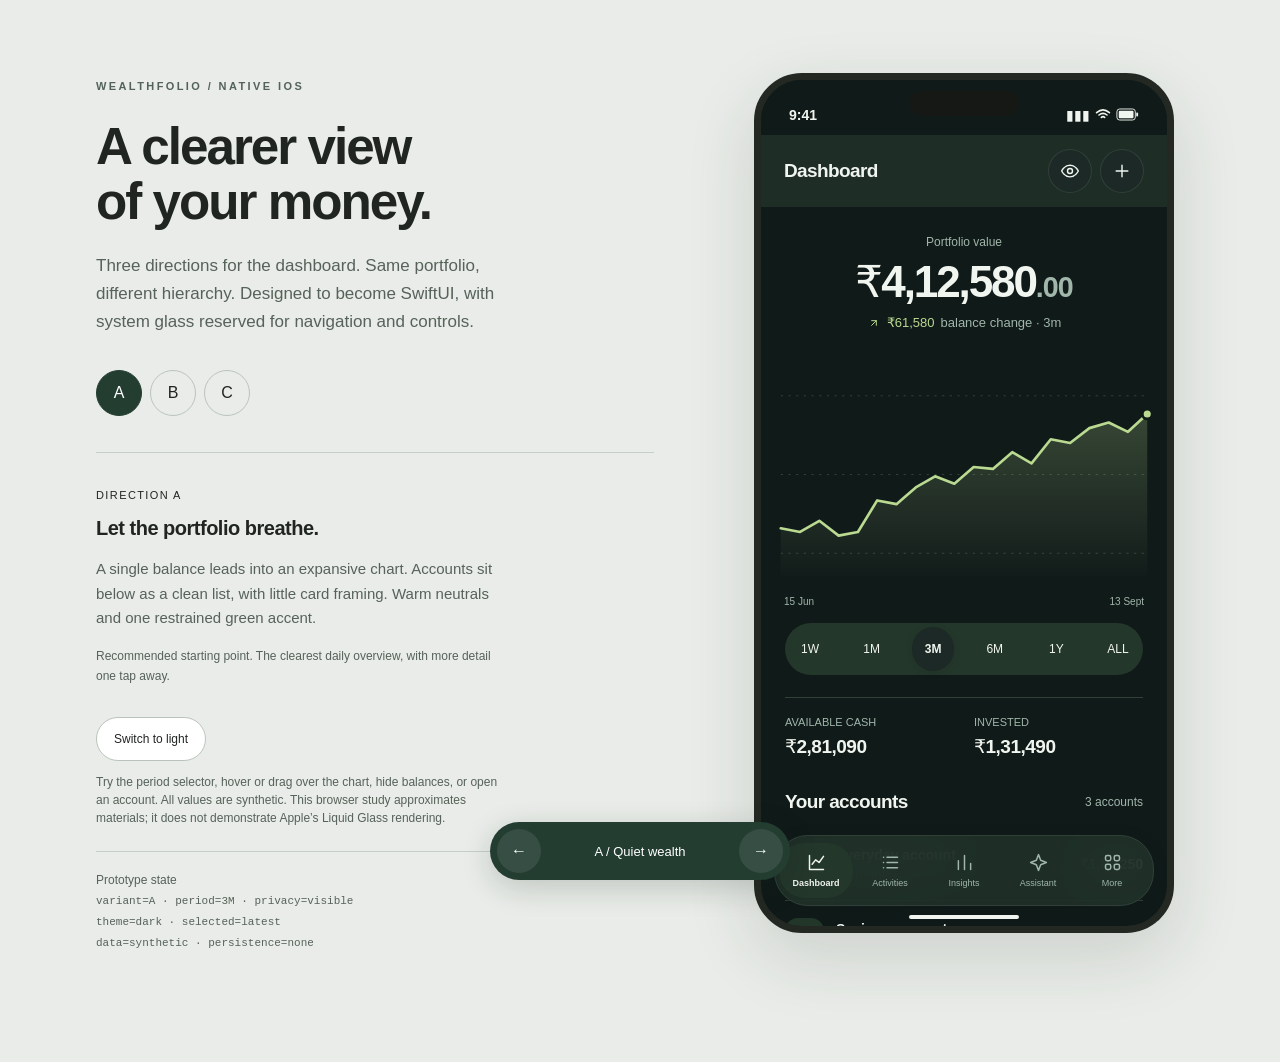
<file: apps/ios-native/prototypes/dashboard-prototype.html>
<!doctype html>
<!-- THROWAWAY: Three native dashboard compositions, switchable via ?variant=A|B|C.
     Visual study only; synthetic data; no storage, API calls, or financial mutations.
     SwiftUI has no browser route: this companion lives beside the native client. -->
<html lang="en">
  <head>
    <meta charset="utf-8" />
    <meta name="viewport" content="width=device-width,initial-scale=1" />
    <title>Wealthfolio · Native design study</title>
    <style>
      * {
        box-sizing: border-box;
      }
      :root {
        font-family: -apple-system, BlinkMacSystemFont, "Segoe UI", sans-serif;
        color: #202522;
        background: #e9ece8;
        font-synthesis: none;
      }
      body {
        margin: 0;
      }
      button,
      input {
        font: inherit;
      }
      button {
        cursor: pointer;
        border: 0;
        color: inherit;
      }
      button:focus-visible,
      input:focus-visible {
        outline: 3px solid #347d65;
        outline-offset: 4px;
      }
      button:active {
        opacity: 0.65;
      }
      svg {
        vertical-align: middle;
      }
      .studio {
        max-width: 1160px;
        margin: 0 auto;
        display: grid;
        grid-template-columns: 1fr 440px;
        gap: 90px;
        align-items: start;
        padding: 54px 36px 110px;
      }
      .notes {
        position: sticky;
        top: 64px;
        padding-top: 26px;
      }
      .eyebrow {
        font-size: 11px;
        letter-spacing: 2.4px;
        font-weight: 700;
        text-transform: uppercase;
        color: #53635b;
      }
      .notes h1 {
        font-size: clamp(34px, 4vw, 54px);
        font-weight: 550;
        letter-spacing: -2px;
        line-height: 1.07;
        margin: 28px 0 22px;
        max-width: 440px;
      }
      .notes p {
        font-size: 17px;
        line-height: 1.65;
        color: #56625a;
        max-width: 410px;
      }
      .index {
        display: flex;
        gap: 8px;
        margin-top: 34px;
      }
      .index button {
        width: 46px;
        height: 46px;
        border: 1px solid #bac3bc;
        border-radius: 50%;
        background: transparent;
      }
      .index button[aria-pressed="true"] {
        background: #233d31;
        color: white;
        border-color: #233d31;
      }
      .description {
        margin-top: 36px;
        padding-top: 24px;
        border-top: 1px solid #c6cec8;
      }
      .description h2 {
        font-size: 20px;
        letter-spacing: -0.5px;
      }
      .description p {
        font-size: 15px;
      }
      .detail {
        font-size: 12px !important;
        line-height: 1.5 !important;
      }
      .state {
        color: #56625a;
        font-size: 12px;
        line-height: 1.7;
        border-top: 1px solid #c6cec8;
        margin-top: 24px;
        padding-top: 18px;
      }
      .switcher {
        position: fixed;
        bottom: 20px;
        left: 50%;
        transform: translateX(-50%);
        display: flex;
        align-items: center;
        gap: 14px;
        background: #233d31;
        color: white;
        padding: 7px;
        border-radius: 40px;
        box-shadow: 0 8px 30px #16261c30;
        z-index: 20;
      }
      .switcher button {
        background: #ffffff16;
        border-radius: 50%;
        width: 44px;
        height: 44px;
      }
      .switcher span {
        font-size: 13px;
        min-width: 170px;
        text-align: center;
      }
      .phone {
        --bg: #f9faf6;
        --surface: #fff;
        --ink: #192c23;
        --muted: #637168;
        --line: #dfe5dc;
        --accent: #37664e;
        --wash: #e6eddf;
        --positive: #37664e;
        --glass: #ffffffce;
        background: var(--bg);
        color: var(--ink);
        width: 100%;
        max-width: 420px;
        margin: auto;
        border-radius: 48px;
        overflow: hidden;
        border: 7px solid #242823;
        box-shadow: 0 24px 70px #23332924;
        position: relative;
        height: 860px;
      }
      .phone.dark {
        --bg: #101a19;
        --surface: #1c2926;
        --ink: #f1f5ef;
        --muted: #a0b6aa;
        --line: #304039;
        --accent: #b9da90;
        --wash: #24372b;
        --positive: #b9da90;
        --glass: #21322adc;
      }
      .phone[data-v="B"].dark {
        --bg: #111b20;
        --surface: #1c2a30;
        --ink: #f3f6f5;
        --muted: #a7babf;
        --line: #34464c;
        --accent: #9ddbd5;
        --wash: #243d40;
        --positive: #9ddbd5;
        --glass: #253a40dd;
      }
      .phone[data-v="C"]:not(.dark) {
        --bg: #f4f5f8;
        --surface: #fff;
        --ink: #202b44;
        --muted: #657089;
        --line: #dfe3ec;
        --accent: #485ba6;
        --wash: #e8edf9;
        --positive: #37664e;
        --glass: #ffffffd9;
      }
      .status {
        height: 55px;
        display: flex;
        align-items: center;
        justify-content: space-between;
        padding: 14px 28px 0;
        font-size: 14px;
        font-weight: 650;
        background: var(--bg);
        position: absolute;
        inset: 0 0 auto;
        z-index: 5;
      }
      .island {
        height: 25px;
        width: 110px;
        background: #151815;
        border-radius: 30px;
        position: absolute;
        top: 11px;
        left: 50%;
        transform: translateX(-50%);
      }
      .device-icons {
        display: flex;
        gap: 5px;
        align-items: center;
      }
      .screen {
        position: absolute;
        inset: 55px 0 0;
        overflow: auto;
        scrollbar-width: none;
        padding-bottom: 105px;
      }
      .screen::-webkit-scrollbar {
        display: none;
      }
      .nav {
        padding: 14px 23px;
        display: flex;
        align-items: center;
        justify-content: space-between;
        position: sticky;
        top: 0;
        z-index: 4;
        background: var(--glass);
        backdrop-filter: blur(20px);
        border-bottom: 0;
      }
      .nav strong {
        font-size: 19px;
        letter-spacing: -0.6px;
      }
      .tools {
        display: flex;
        gap: 8px;
      }
      .icon-button {
        width: 44px;
        height: 44px;
        display: grid;
        place-items: center;
        border-radius: 50%;
        background: var(--surface);
        box-shadow: inset 0 0 0 1px var(--line);
      }
      .pad {
        padding: 24px;
      }
      .kicker {
        font-size: 13px;
        color: var(--muted);
        font-weight: 500;
      }
      .amount {
        font-size: 43px;
        font-weight: 580;
        letter-spacing: -2.1px;
        line-height: 1.1;
        margin: 9px 0;
        font-variant-numeric: tabular-nums;
      }
      .amount small {
        font-size: 0.65em;
        color: var(--muted);
        letter-spacing: -1px;
      }
      .change {
        font-size: 13px;
        color: var(--positive);
        display: flex;
        gap: 6px;
        align-items: center;
      }
      .change span {
        color: var(--muted);
      }
      .chart {
        position: relative;
        padding-top: 12px;
      }
      .chart svg {
        width: 100%;
        height: auto;
        overflow: visible;
      }
      .axis {
        font-size: 10px;
        fill: var(--muted);
      }
      .chart-caption {
        display: flex;
        justify-content: space-between;
        color: var(--muted);
        font-size: 10px;
        padding: 0 23px;
      }
      .range {
        display: flex;
        justify-content: space-between;
        gap: 3px;
        margin: 22px 24px 16px;
        padding: 4px;
        background: var(--wash);
        border-radius: 30px;
      }
      .range button {
        font-size: 12px;
        background: transparent;
        min-width: 42px;
        min-height: 44px;
        padding: 0 8px;
        border-radius: 30px;
      }
      .range button[aria-pressed="true"] {
        background: var(--surface);
        box-shadow: 0 2px 8px #00000012;
        font-weight: 650;
      }
      .section-head {
        display: flex;
        justify-content: space-between;
        align-items: center;
        margin: 26px 24px 14px;
      }
      .section-head h3 {
        font-size: 19px;
        letter-spacing: -0.6px;
        margin: 0;
      }
      .section-head span {
        color: var(--muted);
        font-size: 12px;
      }
      .row {
        display: flex;
        align-items: center;
        gap: 12px;
        width: 100%;
        padding: 17px 0;
        background: transparent;
        text-align: left;
        border-bottom: 1px solid var(--line);
        min-height: 74px;
      }
      .row:last-child {
        border-bottom: 0;
      }
      .avatar {
        width: 39px;
        height: 39px;
        border-radius: 13px;
        display: grid;
        place-items: center;
        background: var(--wash);
        color: var(--accent);
        font-size: 12px;
        font-weight: 700;
        flex-shrink: 0;
      }
      .row-title {
        font-size: 14px;
        font-weight: 590;
        display: block;
        line-height: 1.4;
      }
      .row-sub {
        display: block;
        font-size: 11px;
        color: var(--muted);
        margin-top: 3px;
      }
      .row-amount {
        font-size: 14px;
        font-weight: 600;
        margin-left: auto;
        white-space: nowrap;
        font-variant-numeric: tabular-nums;
      }
      .rows {
        margin: 0 24px;
      }
      .tile {
        background: var(--surface);
        border-radius: 23px;
        margin: 0 20px;
        padding: 4px 18px;
      }
      .split {
        display: grid;
        grid-template-columns: 1fr 1fr;
        gap: 20px;
        margin: 22px 24px 0;
        padding-top: 18px;
        border-top: 1px solid var(--line);
      }
      .split strong {
        display: block;
        margin: 7px 0;
        font-size: 19px;
        letter-spacing: -0.5px;
      }
      .split .kicker {
        font-size: 11px;
      }
      .action {
        display: flex;
        align-items: center;
        justify-content: center;
        gap: 8px;
        background: var(--accent);
        color: var(--bg);
        height: 48px;
        border-radius: 24px;
        font-weight: 600;
        font-size: 13px;
        width: 100%;
      }
      .tabbar {
        position: absolute;
        bottom: 20px;
        left: 13px;
        right: 13px;
        display: flex;
        padding: 7px 4px;
        border-radius: 34px;
        background: var(--glass);
        border: 1px solid var(--line);
        box-shadow: 0 5px 22px #00000012;
        backdrop-filter: blur(22px);
        z-index: 6;
      }
      .tab {
        flex: 1;
        text-align: center;
        border-radius: 26px;
        padding: 9px 0;
        font-size: 9px;
        line-height: 1.4;
        color: var(--muted);
      }
      .tab svg {
        display: block;
        margin: 0 auto 4px;
        width: 21px;
        height: 21px;
      }
      .tab.selected {
        background: var(--wash);
        color: var(--ink);
        font-weight: 650;
      }
      .home-indicator {
        position: absolute;
        bottom: 7px;
        width: 110px;
        height: 4px;
        border-radius: 5px;
        background: var(--ink);
        left: 50%;
        transform: translateX(-50%);
        z-index: 8;
      }
      .period-text {
        font-size: 11px;
        color: var(--muted);
        margin-top: 8px;
      }
      .statement {
        display: flex;
        justify-content: space-between;
        align-items: center;
        margin: 22px 24px;
        padding: 14px 0;
        border-bottom: 1px solid var(--line);
        font-size: 11px;
        color: var(--muted);
      }
      .pill {
        border: 1px solid var(--line);
        border-radius: 20px;
        padding: 7px 10px;
        font-size: 11px;
        color: var(--muted);
      }
      .b-hero {
        padding: 20px 24px 0;
      }
      .b-hero .amount {
        font-size: 38px;
      }
      .b-hero .summary-top {
        display: flex;
        align-items: center;
        justify-content: space-between;
      }
      .b-metrics {
        display: grid;
        grid-template-columns: 1fr 1fr;
        margin: 22px 24px 0;
        border-top: 1px solid var(--line);
        border-bottom: 1px solid var(--line);
        padding: 18px 0;
        gap: 12px;
      }
      .b-metrics strong {
        font-size: 19px;
        display: block;
        margin-top: 6px;
      }
      .b-metrics > div + div {
        border-left: 1px solid var(--line);
        padding-left: 22px;
      }
      .c-summary {
        margin: 20px 20px 0;
        padding: 22px;
        background: var(--surface);
        border-radius: 24px;
      }
      .c-summary .amount {
        font-size: 34px;
        margin-top: 12px;
      }
      .c-summary .chart {
        margin: 0 -10px;
      }
      .c-summary .range {
        margin: 12px 0 0;
      }
      .c-summary .chart-caption {
        padding: 0 10px;
      }
      .account-card {
        margin: 10px 20px;
        padding: 18px 20px;
        background: var(--surface);
        border-radius: 23px;
        width: calc(100% - 40px);
        text-align: left;
        display: block;
      }
      .account-card .card-head {
        display: flex;
        align-items: center;
        gap: 10px;
      }
      .account-card strong {
        display: block;
        font-size: 24px;
        letter-spacing: -0.8px;
        margin-top: 20px;
      }
      .account-card .rail {
        height: 4px;
        border-radius: 10px;
        background: var(--wash);
        margin-top: 15px;
      }
      .account-card .rail i {
        display: block;
        background: var(--accent);
        height: 100%;
        border-radius: 10px;
      }
      .scrub {
        margin: 8px 24px 0;
        display: flex;
        align-items: center;
        gap: 10px;
        color: var(--muted);
        font-size: 10px;
      }
      .scrub input {
        min-width: 0;
        flex: 1;
        accent-color: var(--accent);
        height: 44px;
      }
      .mode-button {
        margin-top: 18px;
        padding: 11px 17px;
        border-radius: 24px;
        background: white;
        border: 1px solid #bac3bc;
        font-size: 12px;
        min-height: 44px;
      }
      .sample-note {
        color: var(--muted);
        font-size: 10px;
        margin: 25px 24px 0;
        line-height: 1.5;
      }
      .overlay {
        position: absolute;
        inset: 0;
        background: #0005;
        z-index: 12;
        display: flex;
        align-items: flex-end;
      }
      .sheet {
        background: var(--bg);
        border-radius: 30px 30px 0 0;
        padding: 26px 24px 42px;
        width: 100%;
        box-shadow: 0 -6px 30px #0002;
      }
      .sheet h2 {
        font-size: 25px;
        letter-spacing: -0.7px;
      }
      .sheet p {
        color: var(--muted);
        font-size: 14px;
        line-height: 1.6;
      }
      .sheet .close {
        float: right;
      }
      .sheet label {
        display: block;
        color: var(--muted);
        font-size: 13px;
        margin: 18px 0 8px;
      }
      .sheet input {
        width: 100%;
        background: var(--surface);
        border: 1px solid var(--line);
        border-radius: 13px;
        padding: 15px;
        color: var(--ink);
      }
      .sheet .action {
        margin-top: 20px;
      }
      .layout-note {
        margin-top: 16px !important;
        font-size: 12px !important;
      }
      .a-hero {
        text-align: center;
        padding: 28px 18px 0;
      }
      .a-hero .change {
        justify-content: center;
      }
      .a-hero .amount {
        font-size: 44px;
      }
      .a-hero .kicker {
        font-size: 12px;
      }
      .phone[data-v="A"] .chart {
        margin-top: 20px;
      }
      .phone[data-v="A"] .range {
        margin-top: 16px;
      }
      .phone[data-v="B"] .chart {
        margin-top: 12px;
      }
      .phone[data-v="B"] .nav {
        background: var(--bg);
      }
      .phone[data-v="C"] .section-head {
        margin-top: 24px;
      }
      .phone[data-v="C"] .range button {
        font-size: 11px;
        min-width: 36px;
      }
      .phone[data-v="C"] .chart svg {
        max-height: 155px;
      }
      .notes .small-title {
        margin: 12px 0;
        font-size: 11px;
        letter-spacing: 1.4px;
        text-transform: uppercase;
      }
      .state code {
        font-size: 11px;
      }
      @media (prefers-reduced-motion: no-preference) {
        button {
          transition:
            opacity 0.12s,
            background 0.2s;
        }
        .screen {
          scroll-behavior: smooth;
        }
      }
      @media (max-width: 820px) {
        .phone {
          grid-row: 1;
        }
        .notes {
          grid-row: 2;
        }
        .studio {
          grid-template-columns: 1fr;
          gap: 28px;
          padding: 24px 16px 110px;
        }
        .notes {
          position: static;
          padding: 0;
          max-width: 420px;
          margin: auto;
        }
        .notes h1 {
          font-size: 34px;
          margin: 14px 0;
        }
        .notes > p {
          font-size: 14px;
        }
        .description {
          margin-top: 20px;
          padding-top: 12px;
        }
        .index {
          margin-top: 18px;
        }
        .state {
          display: none;
        }
        .phone {
          height: 850px;
        }
        .notes .detail {
          display: none;
        }
        .switcher {
          bottom: 12px;
          white-space: nowrap;
        }
      }
      @media (max-width: 400px) {
        .studio {
          padding: 20px 8px 105px;
        }
        .phone {
          border-width: 4px;
          border-radius: 38px;
        }
        .amount,
        .a-hero .amount {
          font-size: 39px;
        }
        .range {
          margin-left: 16px;
          margin-right: 16px;
        }
        .range button {
          min-width: 38px;
        }
        .row {
          gap: 8px;
        }
        .rows {
          margin: 0 20px;
        }
        .row-amount {
          font-size: 13px;
        }
      }

      /* Refined B: page-first navigation and integrated chart exploration. */
      .phone[data-v="B"]:not(.dark) {
        --bg: #f5f8f9;
        --surface: #fff;
        --ink: #182b32;
        --muted: #586e76;
        --line: #dce5e8;
        --accent: #28766f;
        --wash: #e6efef;
        --positive: #28766f;
        --glass: #ffffffd9;
      }
      .chart svg {
        cursor: crosshair;
        touch-action: pan-y;
        border-radius: 12px;
      }
      .chart svg > * {
        pointer-events: none;
      }
      .chart svg:focus-visible {
        outline: 2px solid var(--accent);
        outline-offset: -4px;
      }
      .phone[data-v="B"] .nav {
        background: var(--bg);
        padding-top: 10px;
        padding-bottom: 10px;
      }
      .phone[data-v="B"] .nav strong {
        font-size: 23px;
        letter-spacing: -0.7px;
      }
      .phone[data-v="B"] .b-hero {
        padding-top: 18px;
      }
      .phone[data-v="B"] .b-hero .amount {
        font-size: 42px;
        margin: 10px 0 12px;
      }
      .phone[data-v="B"] .b-metrics {
        border: 0;
        background: var(--surface);
        margin: 24px 24px 0;
        padding: 20px;
        border-radius: 22px;
      }
      .phone[data-v="B"] .b-metrics > div + div {
        border: 0;
        padding-left: 8px;
      }
      .phone[data-v="B"] .b-metrics strong {
        font-size: 20px;
        letter-spacing: -0.5px;
      }
      .phone[data-v="B"] .range {
        background: transparent;
        margin-top: 18px;
        margin-bottom: 12px;
        padding: 0;
      }
      .phone[data-v="B"] .range button[aria-pressed="true"] {
        background: var(--wash);
        box-shadow: none;
      }
      .phone[data-v="B"] .row {
        padding: 16px 0;
        min-height: 78px;
      }
      .phone[data-v="B"] .row-title {
        font-size: 15px;
      }
      .phone[data-v="B"] .row-sub {
        font-size: 12px;
      }
      @media (max-width: 400px) {
        .phone[data-v="B"] .b-hero .amount {
          font-size: 38px;
        }
        .phone[data-v="B"] .b-metrics {
          margin-left: 20px;
          margin-right: 20px;
          padding: 18px 16px;
        }
        .phone[data-v="B"] .b-metrics strong {
          font-size: 18px;
        }
      }
    </style>
  </head>
  <body>
    <div class="studio">
      <aside class="notes">
        <div class="eyebrow">Wealthfolio / Native iOS</div>
        <h1>A clearer view<br />of your money.</h1>
        <p>
          Three directions for the dashboard. Same portfolio, different hierarchy. Designed to
          become SwiftUI, with system glass reserved for navigation and controls.
        </p>
        <div class="index" aria-label="Choose a design"></div>
        <div class="description">
          <div class="small-title" id="concept"></div>
          <h2 id="title"></h2>
          <p id="description"></p>
          <p class="layout-note" id="tradeoff"></p>
        </div>
        <button class="mode-button" id="theme">Toggle light / dark</button>
        <p class="detail">
          Try the period selector, hover or drag over the chart, hide balances, or open an account.
          All values are synthetic. This browser study approximates materials; it does not
          demonstrate Apple’s Liquid Glass rendering.
        </p>
        <div class="state" id="state" aria-live="polite"></div>
      </aside>
      <main class="phone" id="phone" aria-label="iPhone dashboard prototype">
        <div class="status">
          <span>9:41</span><span class="island"></span>
          <div class="device-icons">
            ▮▮▮
            <svg width="16" height="14" viewBox="0 0 20 16" aria-hidden="true">
              <path
                d="M2 5q8-7 16 0M5 8q5-4 10 0M8 11q2-2 4 0"
                fill="none"
                stroke="currentColor"
                stroke-width="2"
                stroke-linecap="round"
              /></svg
            ><svg width="23" height="13" viewBox="0 0 25 14" aria-hidden="true">
              <rect x="1" y="1" width="20" height="12" rx="3" fill="none" stroke="currentColor" />
              <rect x="3" y="3" width="16" height="8" rx="1" fill="currentColor" />
              <path d="M23 5v4" stroke="currentColor" stroke-width="2" />
            </svg>
          </div>
        </div>
        <div class="screen" id="screen"></div>
        <div class="tabbar" id="tabs" aria-label="Navigation placement preview"></div>
        <div class="home-indicator"></div>
      </main>
    </div>
    <nav class="switcher" aria-label="Prototype variants">
      <button id="prev" aria-label="Previous design">←</button><span id="variant-label"></span
      ><button id="next" aria-label="Next design">→</button>
    </nav>
    <script>
      const icons = {
        eye: '<path d="M2 12s3.6-7 10-7 10 7 10 7-3.6 7-10 7S2 12 2 12Z"/><circle cx="12" cy="12" r="3"/>',
        plus: '<path d="M12 5v14M5 12h14"/>',
        chart: '<path d="M4 4v16h16M7 14l4-5 4 3 5-7"/>',
        list: '<path d="M8 6h12M8 12h12M8 18h12M4 6h.1M4 12h.1M4 18h.1"/>',
        insights: '<path d="M5 20V10M12 20V4M19 20v-7"/>',
        assistant: '<path d="m12 3 2.5 6.5L21 12l-6.5 2.5L12 21l-2.5-6.5L3 12l6.5-2.5L12 3Z"/>',
        more: '<rect x="4" y="4" width="6" height="6" rx="2"/><rect x="14" y="4" width="6" height="6" rx="2"/><rect x="4" y="14" width="6" height="6" rx="2"/><rect x="14" y="14" width="6" height="6" rx="2"/>',
        arrow: '<path d="m8 16 8-8M8 8h8v8"/>',
      };
      function icon(name, size = 20) {
        return `<svg width="${size}" height="${size}" viewBox="0 0 24 24" fill="none" stroke="currentColor" stroke-width="1.7" stroke-linecap="round" stroke-linejoin="round" aria-hidden="true">${icons[name] || icons.chart}</svg>`;
      }
      const variants = {
        A: {
          name: "Quiet wealth",
          title: "Let the portfolio breathe.",
          description:
            "A single balance leads into an expansive chart. Accounts sit below as a clean list, with little card framing. Warm neutrals and one restrained green accent.",
          tradeoff:
            "Recommended starting point. The clearest daily overview, with more detail one tap away.",
        },
        B: {
          name: "Portfolio desk",
          title: "More signal in one glance.",
          description:
            "Left-aligned numbers, explicit chart levels and compact rows. Cash and investments stay visible together. An analytical direction for frequent checking, with matching light and dark appearances.",
          tradeoff:
            "Refined from your preferred direction: direct chart inspection, a quieter header, and balanced light and dark themes.",
        },
        C: {
          name: "Accounts first",
          title: "Organize around your accounts.",
          description:
            "A compact portfolio summary makes room for individual accounts. Each account has a clear balance and relative weight. The overview becomes an entry point for action.",
          tradeoff:
            "Best when transactions and account management matter more than watching the portfolio chart.",
        },
      };
      const accounts = [
        { name: "Everyday account", sub: "Cash · INR", value: 184250, initial: "EA" },
        { name: "Savings account", sub: "Cash · INR", value: 96840, initial: "SA" },
        { name: "Long-term investments", sub: "Securities · INR", value: 131490, initial: "LI" },
      ];
      const total = 412580;
      let variant = new URLSearchParams(location.search).get("variant") || "A";
      if (!variants[variant]) variant = "A";
      let period = "3M",
        hidden = false,
        dark = new URLSearchParams(location.search).get("theme") !== "light",
        selected = null;
      const periods = ["1W", "1M", "3M", "6M", "1Y", "ALL"];
      const raw = [
        318000, 316000, 322000, 328000, 327000, 337000, 339000, 338000, 351000, 349000, 355000,
        347000, 349000, 366000, 364000, 373000, 379000, 375000, 384000, 383000, 392000, 386000,
        399000, 397000, 405000, 408000, 403000, 412580,
      ];
      function series() {
        let n = { "1W": 7, "1M": 12, "3M": 20, "6M": 24, "1Y": 26, ALL: 28 }[period];
        return raw.slice(-n);
      }
      function cash(v, dec = false) {
        return hidden
          ? "••••••"
          : new Intl.NumberFormat("en-IN", {
              style: "currency",
              currency: "INR",
              maximumFractionDigits: dec ? 2 : 0,
            }).format(v);
      }
      function dateAt(i) {
        const values = series(),
          days = { "1W": 7, "1M": 30, "3M": 90, "6M": 180, "1Y": 365, ALL: 730 }[period];
        return new Date(
          Date.UTC(2026, 8, 13) - days * 86400000 * (1 - i / (values.length - 1)),
        ).toLocaleDateString("en-GB", { day: "numeric", month: "short", timeZone: "UTC" });
      }
      function range() {
        return `<div class="range" aria-label="Chart period">${periods.map((p) => `<button data-period="${p}" aria-pressed="${p === period}">${p}</button>`).join("")}</div>`;
      }
      function chart(compact = false) {
        if (hidden)
          return `<div style="height:${compact ? 125 : 220}px;display:grid;place-items:center;color:var(--muted);font-size:13px">Chart hidden for privacy</div>`;
        const values = series(),
          lo = Math.floor(Math.min(...values) / 10000) * 10000 - 10000,
          hi = Math.ceil(Math.max(...values) / 10000) * 10000 + 10000;
        const h = compact ? 130 : 205,
          w = 370,
          bottom = h - 10;
        const pts = values.map((v, i) => [
          18 + (i * (w - 36)) / (values.length - 1),
          18 + ((hi - v) / (hi - lo)) * (h - 36),
        ]);
        const d = pts.map((p, i) => (i ? "L" : "M") + p.join(",")).join(" "),
          i = selected ?? values.length - 1;
        let xy = pts[i];
        return `<div class="chart"><svg role="slider" tabindex="0" aria-label="Portfolio history. Hover or drag to inspect. Use arrow keys to change date." aria-valuemin="0" aria-valuemax="${values.length - 1}" aria-valuenow="${i}" aria-valuetext="${dateAt(i)}: ${cash(values[i])}" viewBox="0 0 ${w} ${h + 8}"><defs><linearGradient id="fill" x1="0" y1="0" x2="0" y2="1"><stop offset="0" stop-color="var(--accent)" stop-opacity=".23"/><stop offset="1" stop-color="var(--accent)" stop-opacity=".01"/></linearGradient></defs>${[0.15, 0.5, 0.85].map((y) => `<path d="M18 ${h * y}H352" stroke="var(--line)" stroke-dasharray="2 5"/>${variant === "B" ? `<text x="350" y="${h * y - 6}" text-anchor="end" class="axis">${((hi - ((hi - lo) * (h * y - 18)) / (h - 36)) / 100000).toFixed(1)}L</text>` : ""}`).join("")}<path d="${d}L352,${bottom}L18,${bottom}Z" fill="url(#fill)"/><path d="${d}" fill="none" stroke="var(--accent)" stroke-width="2.4" stroke-linejoin="round" stroke-linecap="round"/>${selected !== null ? `<path d="M${xy[0]},10V${bottom}" stroke="var(--muted)" stroke-dasharray="3 4"/>` : ""}<circle cx="${xy[0]}" cy="${xy[1]}" r="4.5" fill="var(--accent)" stroke="var(--bg)" stroke-width="2.5"/></svg><div class="chart-caption"><span>${dateAt(0)}</span><span>${dateAt(values.length - 1)}</span></div></div>`;
      }
      function headline() {
        let values = series(),
          v = selected === null ? total : values[selected];
        return `<div data-headline><div class="kicker">${selected === null ? "Portfolio value" : dateAt(selected) + " · Portfolio value"}</div><div class="amount">${cash(v)}${hidden ? "" : "<small>.00</small>"}</div><div class="change">${icon("arrow", 14)} ${cash(total - values[0])} <span>balance change · ${period.toLowerCase()}</span></div></div>`;
      }
      function row(a, i) {
        return `<button class="row" data-account="${i}"><span class="avatar">${a.initial}</span><span><span class="row-title">${a.name}</span><span class="row-sub">${a.sub}</span></span><span class="row-amount">${cash(a.value)}</span></button>`;
      }
      function nav() {
        return `<header class="nav"><strong>Dashboard</strong><div class="tools"><button class="icon-button" id="privacy" aria-label="${hidden ? "Show" : "Hide"} balances" aria-pressed="${hidden}">${icon("eye")}</button><button class="icon-button" id="add" aria-label="Quick Add">${icon("plus")}</button></div></header>`;
      }
      function render() {
        const v = variants[variant];
        document.getElementById("phone").dataset.v = variant;
        document.getElementById("phone").classList.toggle("dark", dark);
        document.getElementById("concept").textContent = "Direction " + variant;
        document.getElementById("title").textContent = v.title;
        document.getElementById("description").textContent = v.description;
        document.getElementById("tradeoff").textContent = v.tradeoff;
        document.getElementById("variant-label").textContent = variant + " / " + v.name;
        document.querySelector(".index").innerHTML = Object.keys(variants)
          .map(
            (k) =>
              `<button data-variant="${k}" aria-pressed="${variant === k}" aria-label="${variants[k].name}">${k}</button>`,
          )
          .join("");
        let content = "";
        if (variant === "A")
          content = `<div class="a-hero">${headline()}</div>${chart()}${range()}<div class="split"><div><div class="kicker">AVAILABLE CASH</div><strong>${cash(281090)}</strong></div><div><div class="kicker">INVESTED</div><strong>${cash(131490)}</strong></div></div><div class="section-head"><h3>Your accounts</h3><span>3 accounts</span></div><div class="rows">${accounts.map(row).join("")}</div>`;
        if (variant === "B")
          content = `<div class="b-hero"><div class="summary-top"><span class="kicker">All accounts · INR</span></div><div style="padding-top:20px">${headline()}</div></div>${chart()}${range()}<div class="b-metrics"><div><span class="kicker">Cash balance</span><strong>${cash(281090)}</strong></div><div><span class="kicker">Investments</span><strong>${cash(131490)}</strong></div></div><div class="section-head"><h3>Accounts</h3><span>Value in INR</span></div><div class="rows">${accounts.map(row).join("")}</div>`;
        if (variant === "C")
          content = `<div class="c-summary">${headline()}${chart(true)}${range()}</div><div class="section-head"><h3>Your accounts</h3><span>3 total</span></div>${accounts.map((a, i) => `<button class="account-card" data-account="${i}"><span class="card-head"><span class="avatar">${a.initial}</span><span><span class="row-title">${a.name}</span><span class="row-sub">${a.sub}</span></span></span><strong>${cash(a.value)}</strong><div class="rail"><i style="width:${hidden ? 0 : (a.value / total) * 100}%"></i></div><span class="row-sub">${hidden ? "Hidden" : ((a.value / total) * 100).toFixed(1) + "%"} of portfolio</span></button>`).join("")}`;
        document.getElementById("screen").innerHTML =
          nav() +
          content +
          '<p class="sample-note">Sample portfolio · Design prototype<br>Balance change includes deposits and withdrawals; it is not investment performance.</p>';
        document.getElementById("tabs").innerHTML = [
          ["chart", "Dashboard"],
          ["list", "Activities"],
          ["insights", "Insights"],
          ["assistant", "Assistant"],
          ["more", "More"],
        ]
          .map(
            ([ic, label], i) =>
              `<div class="tab ${i === 0 ? "selected" : ""}" aria-label="${label}${i ? " placement preview" : ""}">${icon(ic)}${label}</div>`,
          )
          .join("");
        document.getElementById("state").innerHTML =
          `Prototype state<br><code>variant=${variant} · period=${period} · privacy=${hidden ? "hidden" : "visible"}<br>theme=${dark ? "dark" : "light"} · selected=${selected === null ? "latest" : dateAt(selected)}<br>data=synthetic · persistence=none</code>`;
        document.getElementById("theme").disabled = false;
        document.getElementById("theme").textContent = dark ? "Switch to light" : "Switch to dark";
      }
      function cycle(n) {
        let keys = Object.keys(variants);
        choose(keys[(keys.indexOf(variant) + n + 3) % 3]);
      }
      function choose(k) {
        variant = k;
        selected = null;
        const url = new URL(location.href);
        url.searchParams.set("variant", k);
        history.replaceState(null, "", url);
        render();
        document.getElementById("screen").scrollTop = 0;
      }
      document.addEventListener("click", (e) => {
        let b = e.target.closest("button");
        if (!b) return;
        if (b.dataset.variant) choose(b.dataset.variant);
        if (b.dataset.period) {
          period = b.dataset.period;
          selected = null;
          render();
        }
        if (b.id === "privacy") {
          hidden = !hidden;
          render();
        }
        if (b.id === "prev") cycle(-1);
        if (b.id === "next") cycle(1);
        if (b.id === "theme") {
          dark = !dark;
          const url = new URL(location.href);
          url.searchParams.set("theme", dark ? "dark" : "light");
          history.replaceState(null, "", url);
          render();
        }
        if (b.dataset.account !== undefined) {
          let a = accounts[Number(b.dataset.account)];
          sheet(
            `<h2>${a.name}</h2><p>${a.sub}</p><div class="amount">${cash(a.value)}</div><p>Account detail would open with holdings and transactions in the native app.</p><p class="kicker">Preview only · sample data</p>`,
          );
        }
        if (b.id === "add")
          sheet(
            '<h2>Quick Add</h2><p>Capture a transaction in your own words.</p><label for="capture">Transaction</label><input id="capture" placeholder="Coffee, ₹180 from everyday account"><p class="kicker">Prototype only. Nothing is saved or sent.</p>',
          );
        if (b.id === "close") document.querySelector(".overlay")?.remove();
      });
      function inspect(index) {
        selected = index;
        document.querySelector("[data-headline]").outerHTML = headline();
        const svg = document.querySelector(".chart svg");
        if (!svg) return;
        const template = document.createElement("template");
        template.innerHTML = chart(variant === "C");
        svg.innerHTML = template.content.querySelector("svg").innerHTML;
        svg.setAttribute("aria-valuenow", selected ?? series().length - 1);
        svg.setAttribute(
          "aria-valuetext",
          dateAt(selected ?? series().length - 1) +
            ": " +
            cash(series()[selected ?? series().length - 1]),
        );
        document.getElementById("state").textContent =
          "Prototype · " +
          variant +
          " · " +
          (dark ? "dark" : "light") +
          " · " +
          period +
          " · " +
          (selected === null ? "latest" : dateAt(selected)) +
          " · synthetic data";
      }
      function pointerIndex(e, svg) {
        const r = svg.getBoundingClientRect();
        return Math.max(
          0,
          Math.min(
            series().length - 1,
            Math.round(
              ((((e.clientX - r.left) / r.width) * 370 - 18) / 334) * (series().length - 1),
            ),
          ),
        );
      }
      document.addEventListener("pointermove", (e) => {
        const svg = e.target.closest(".chart svg");
        if (svg && (e.pointerType === "mouse" || e.buttons)) inspect(pointerIndex(e, svg));
      });
      document.addEventListener("pointerdown", (e) => {
        const svg = e.target.closest(".chart svg");
        if (svg) {
          svg.setPointerCapture(e.pointerId);
          inspect(pointerIndex(e, svg));
        }
      });
      document.addEventListener("pointerup", (e) => {
        const svg = e.target.closest(".chart svg");
        if (svg && svg.hasPointerCapture(e.pointerId)) svg.releasePointerCapture(e.pointerId);
      });
      document.addEventListener("pointerout", (e) => {
        const svg = e.target.closest(".chart svg");
        if (svg && !svg.contains(e.relatedTarget) && e.pointerType === "mouse") inspect(null);
      });
      document.addEventListener("keydown", (e) => {
        if (e.target.matches("input,textarea,[contenteditable]")) return;
        if (e.target.closest(".chart svg")) {
          if (["ArrowLeft", "ArrowRight", "Home", "End", "Escape"].includes(e.key)) {
            e.preventDefault();
            let i = selected ?? series().length - 1;
            if (e.key === "ArrowLeft") i = Math.max(0, i - 1);
            if (e.key === "ArrowRight") i = Math.min(series().length - 1, i + 1);
            if (e.key === "Home") i = 0;
            if (e.key === "End") i = series().length - 1;
            inspect(e.key === "Escape" ? null : i);
          }
          return;
        }
        if (e.key === "ArrowLeft") {
          e.preventDefault();
          cycle(-1);
        }
        if (e.key === "ArrowRight") {
          e.preventDefault();
          cycle(1);
        }
        if (e.key === "Escape") document.querySelector(".overlay")?.remove();
      });
      function sheet(content) {
        const div = document.createElement("div");
        div.className = "overlay";
        div.innerHTML = `<section class="sheet" role="dialog" aria-modal="true" aria-label="Design preview"><button id="close" class="icon-button close" aria-label="Close preview">×</button>${content}</section>`;
        document.getElementById("phone").append(div);
        document.getElementById("close").focus();
      }
      render();
    </script>
  </body>
</html>
</file>
